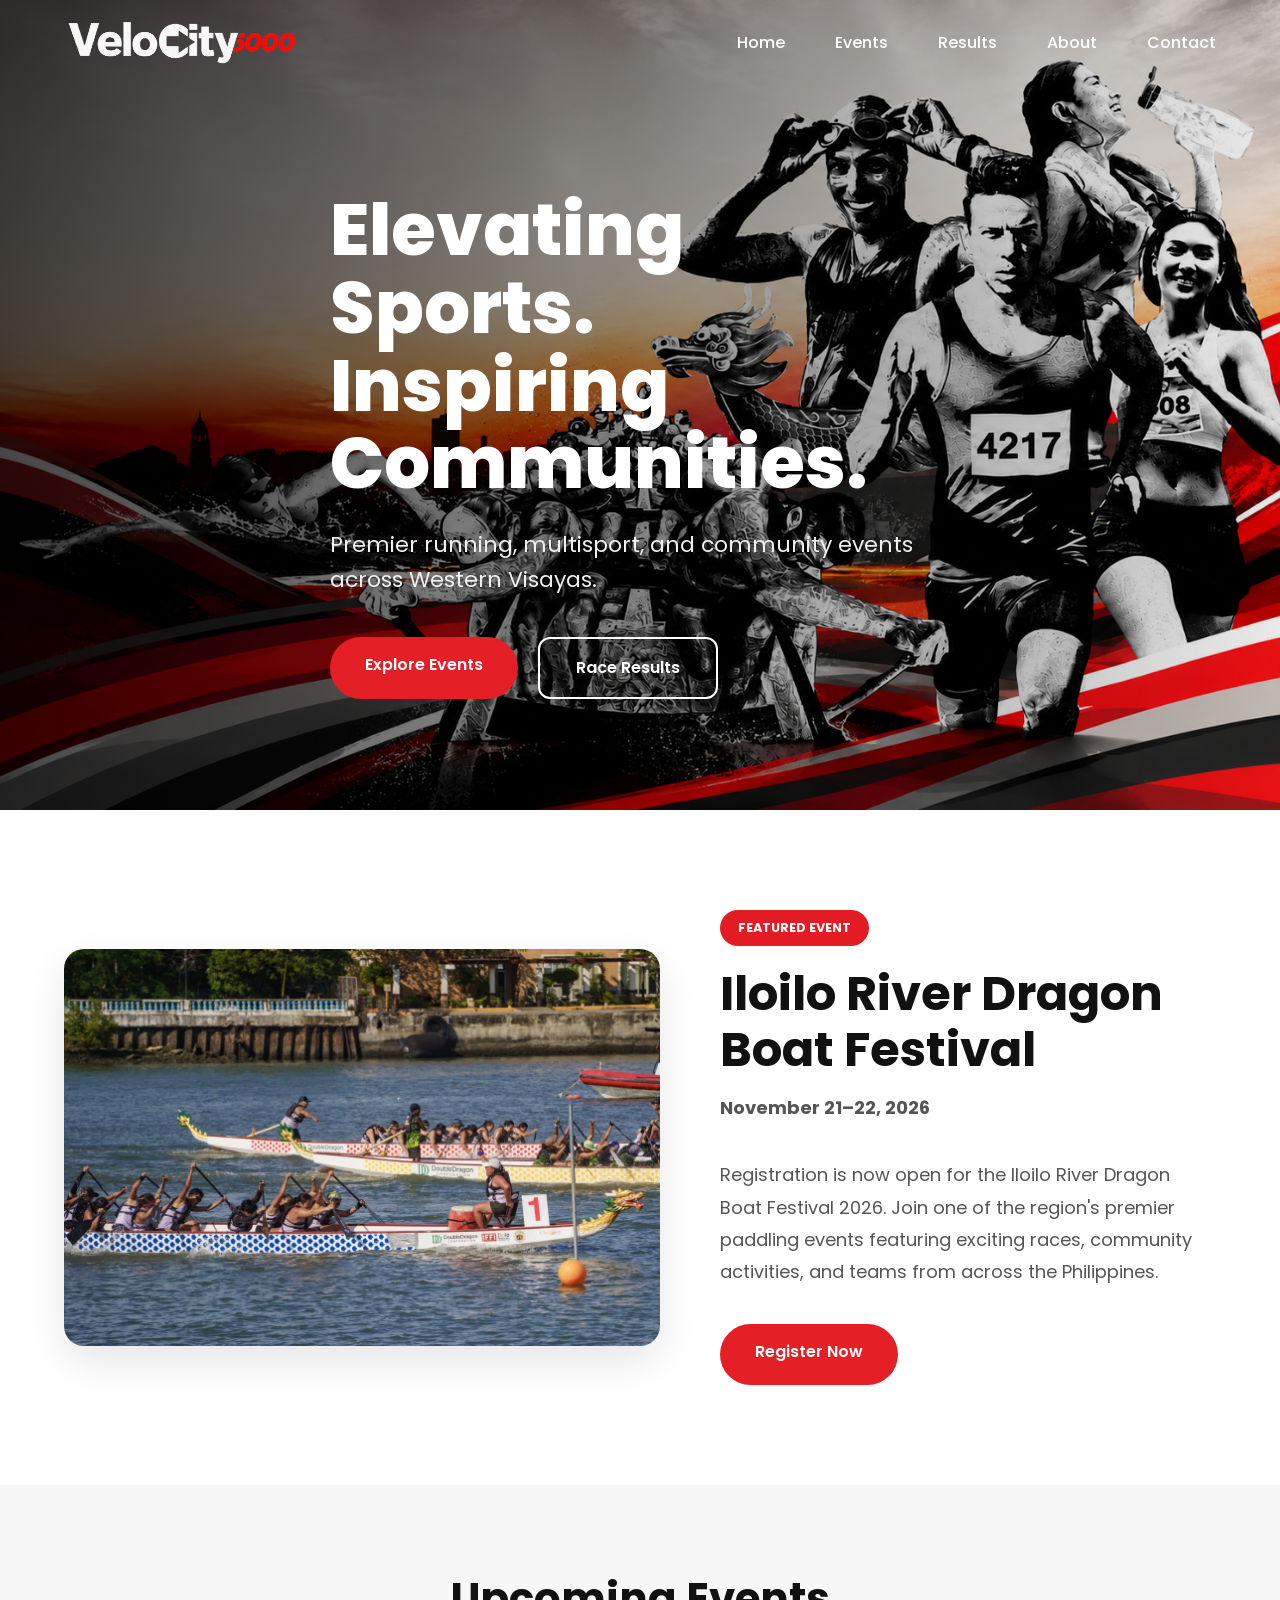
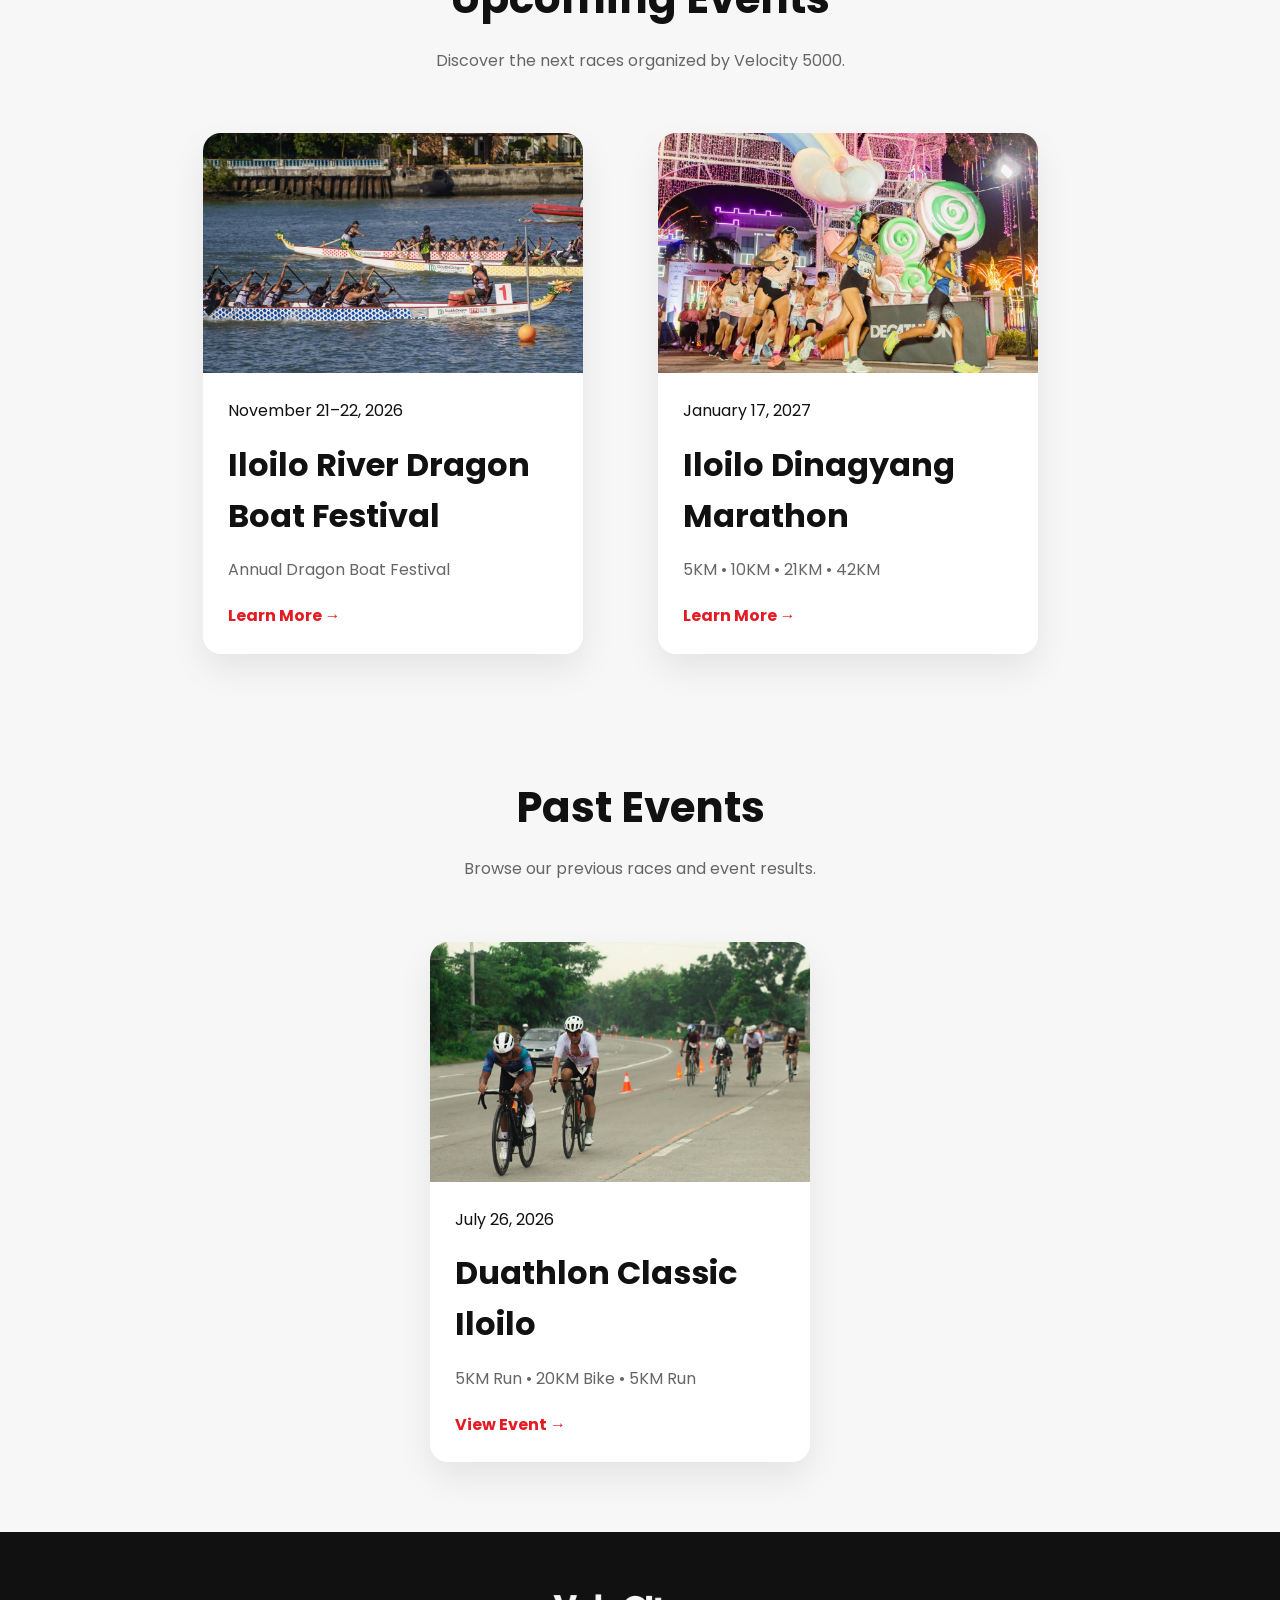
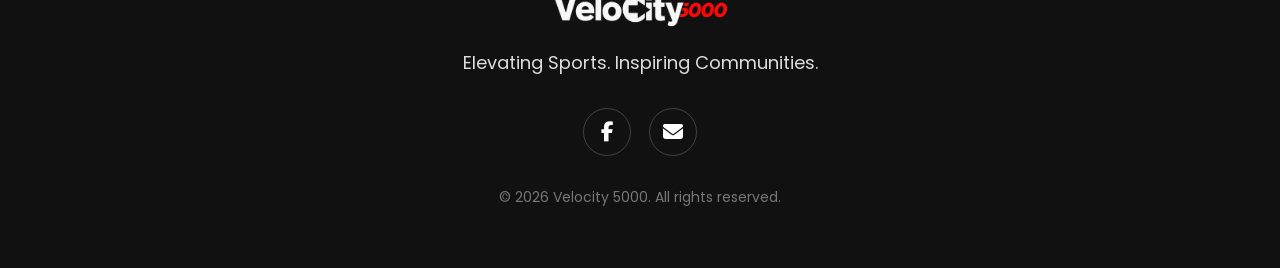
<file: index.html>
<!DOCTYPE html>
<html lang="en">

<head>

    <meta charset="UTF-8">
    <meta name="viewport" content="width=device-width, initial-scale=1.0">

    <title>Velocity 5000</title>

    <link rel="preconnect" href="https://fonts.googleapis.com">
    <link rel="preconnect" href="https://fonts.gstatic.com" crossorigin>

    <link href="https://fonts.googleapis.com/css2?family=Poppins:wght@300;400;500;600;700;800&display=swap" rel="stylesheet">

    <link rel="stylesheet" href="https://cdnjs.cloudflare.com/ajax/libs/font-awesome/6.7.2/css/all.min.css">

    <link rel="stylesheet" href="assets/css/style.css">

</head>

<body>

<header class="navbar">

    <div class="container">

        <a href="index.html" class="logo">
            <img src="assets/images/logos/velocity5000.png" alt="Velocity 5000">
        </a>

        <nav>
            <ul class="nav-links">
                <li><a href="index.html">Home</a></li>
                <li><a href="events/">Events</a></li>
                <li><a href="results.html">Results</a></li>
                <li><a href="about.html">About</a></li>
                <li><a href="contact.html">Contact</a></li>
            </ul>
        </nav>

    </div>

</header>

<section class="hero">

    <div class="hero-overlay">

        <div class="container hero-content">

            <h1>
                Elevating Sports.<br>
                Inspiring Communities.
            </h1>

            <p>
                Premier running, multisport, and community events across Western Visayas.
            </p>

            <div class="hero-buttons">

                <a href="events/" class="btn btn-primary">
                    Explore Events
                </a>

                <a href="results.html" class="btn btn-secondary">
                    Race Results
                </a>

            </div>

        </div>

    </div>

</section>

<main>

<section class="featured-event">

    <div class="container">

        <div class="featured-grid">

            <div class="featured-image">

                <img src="assets/images/events/dragon-boat-festival/2026/cover.jpg"
                    alt="Iloilo River Dragon Boat Festival">

            </div>

            <div class="featured-content">

                <span class="featured-label">
                    FEATURED EVENT
                </span>

                <h2>
                    Iloilo River Dragon Boat Festival
                </h2>

                <p class="featured-date">
                    November 21–22, 2026
                </p>

                <p>
                    Registration is now open for the Iloilo River Dragon Boat Festival 2026. Join one of the region's premier paddling events featuring exciting races, community activities, and teams from across the Philippines.
                </p>

                <div class="hero-buttons">

                    <a href="events/dragon-boat-festival-2026.html"
                        class="btn btn-primary">
                        Register Now
                    </a>

                    <a href="events/dragon-boat-festival-2026.html"
                        class="btn btn-secondary">
                        Event Details
                    </a>

                </div>

            </div>

        </div>

    </div>

</section>

<section class="events">

    <div class="container">

        <div class="section-title">

            <h2>Upcoming Events</h2>

            <p>
                Discover the next races organized by Velocity 5000.
            </p>

        </div>

        <div class="event-grid">

            <!-- Dragon Boat -->

            <article class="event-card">

                <img src="assets/images/events/dragon-boat-festival/2026/cover.jpg" alt="Iloilo River Dragon Boat Festival">

                <div class="event-content">

                    <span class="event-date">
                        November 21–22, 2026
                    </span>

                    <h3>Iloilo River Dragon Boat Festival</h3>

                    <p>
                        Annual Dragon Boat Festival
                    </p>

                    <a href="events/dragonboat-festival-2026.html" class="event-button">
                        Learn More →
                    </a>

                </div>

            </article>

            <!-- Dinagyang -->

            <article class="event-card">

                <img src="assets/images/events/dinagyang-marathon/2027/cover.jpg" alt="Iloilo Dinagyang Marathon">

                <div class="event-content">

                    <span class="event-date">
                        January 17, 2027
                    </span>

                    <h3>Iloilo Dinagyang Marathon</h3>

                    <p>
                        5KM • 10KM • 21KM • 42KM
                    </p>

                    <a href="events/dinagyang-marathon-2027.html" class="event-button">
                        Learn More →
                    </a>

                </div>

            </article>

        </div>

    </div>

</section>

<section class="events past-events">

    <div class="container">

        <div class="section-title">

            <h2>Past Events</h2>

            <p>
                Browse our previous races and event results.
            </p>

        </div>

        <div class="event-grid">

            <!-- Duathlon -->

            <article class="event-card">

                <img src="assets/images/events/duathlon-classic/2026/cover.jpg" alt="Duathlon Classic Iloilo">

                <div class="event-content">

                    <span class="event-date">
                        July 26, 2026
                    </span>

                    <h3>Duathlon Classic Iloilo</h3>

                    <p>
                        5KM Run • 20KM Bike • 5KM Run
                    </p>

                    <a href="events/duathlon-classic-2026.html" class="event-button">
                        View Event →
                    </a>

                </div>

            </article>

        </div>

    </div>

</section>



</main>

<footer class="footer">

    <div class="container">

        <img src="assets/images/logos/velocity5000.png"
             alt="Velocity 5000"
             class="footer-logo">

        <p class="footer-tagline">
            Elevating Sports. Inspiring Communities.
        </p>

        <div class="footer-social">

            <a href="https://web.facebook.com/profile.php?id=61556128906552"
               target="_blank"
               aria-label="Facebook">

                <i class="fa-brands fa-facebook-f"></i>

            </a>

            <a href="mailto:velocity5000.ph@gmail.com"
               aria-label="Email">

                <i class="fa-solid fa-envelope"></i>

            </a>

        </div>

        <p class="copyright">
            © 2026 Velocity 5000. All rights reserved.
        </p>

    </div>

</footer>

</body>

</html>
</file>
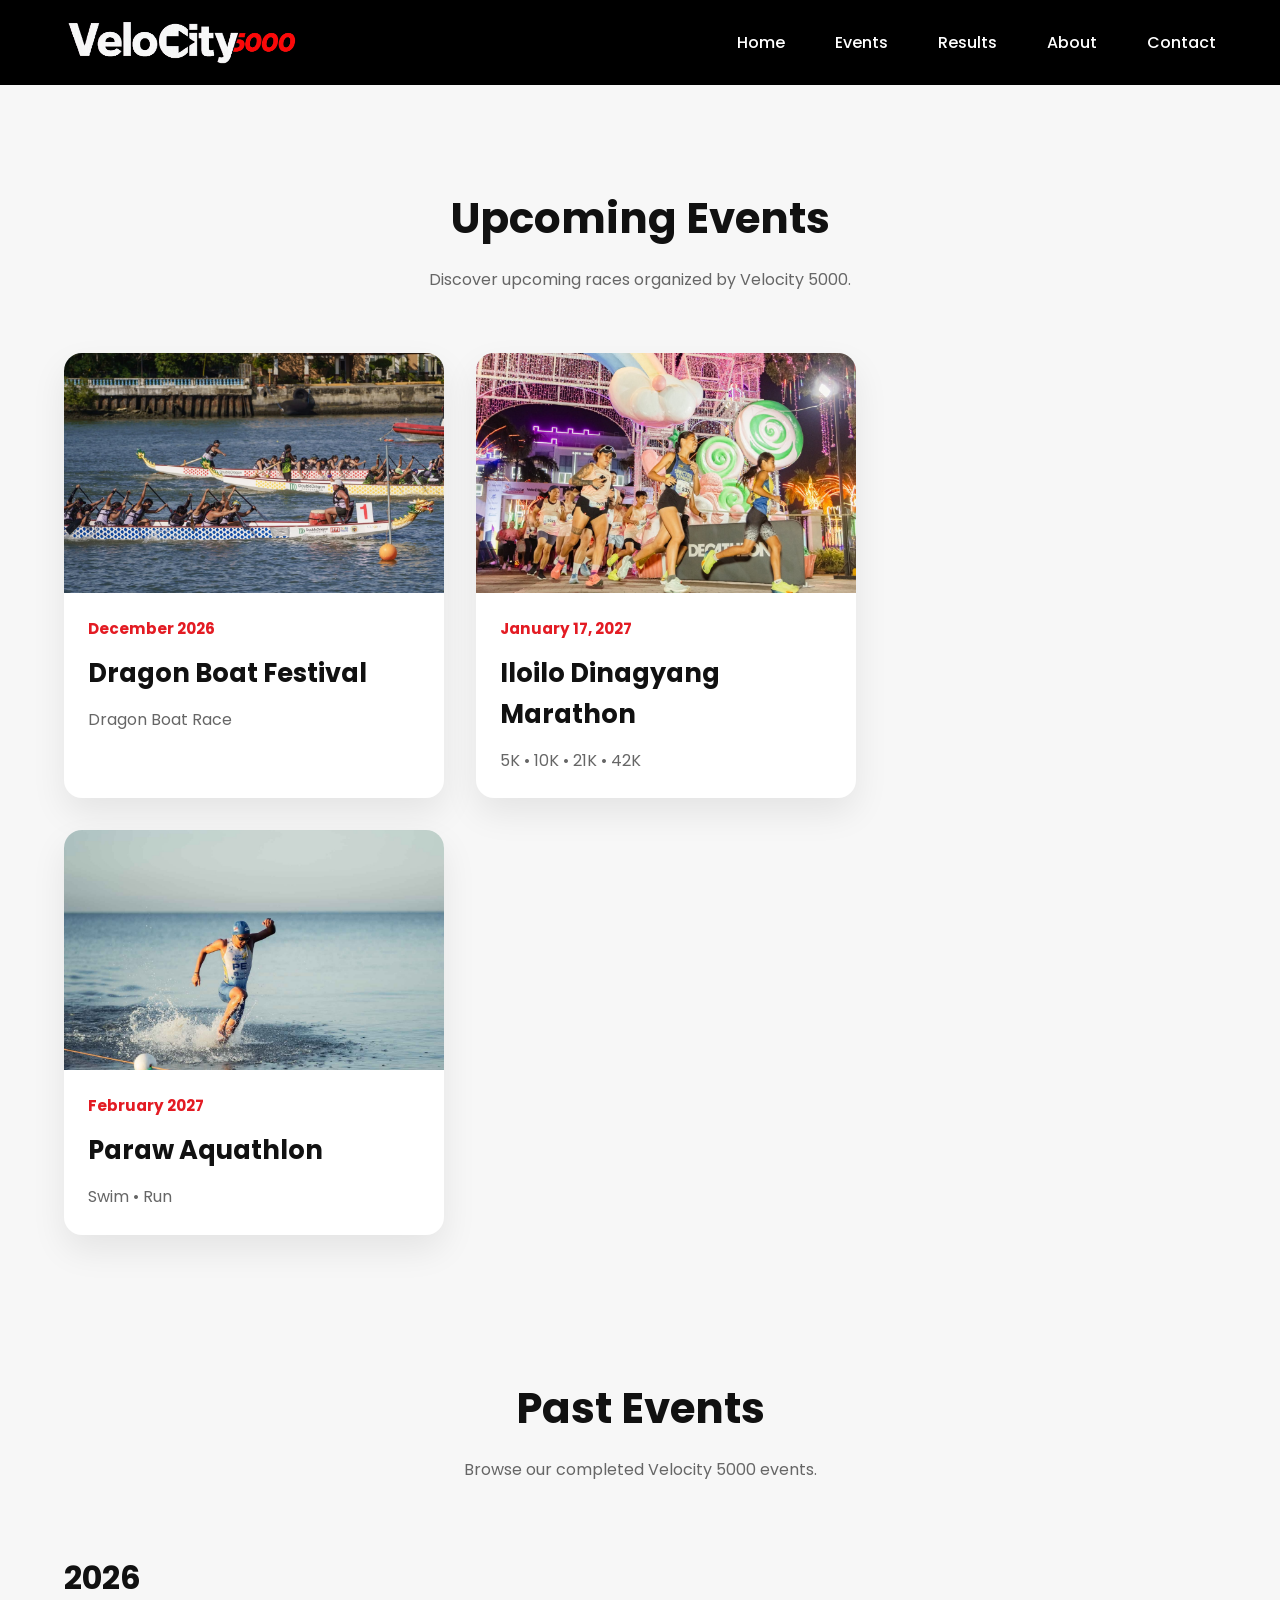
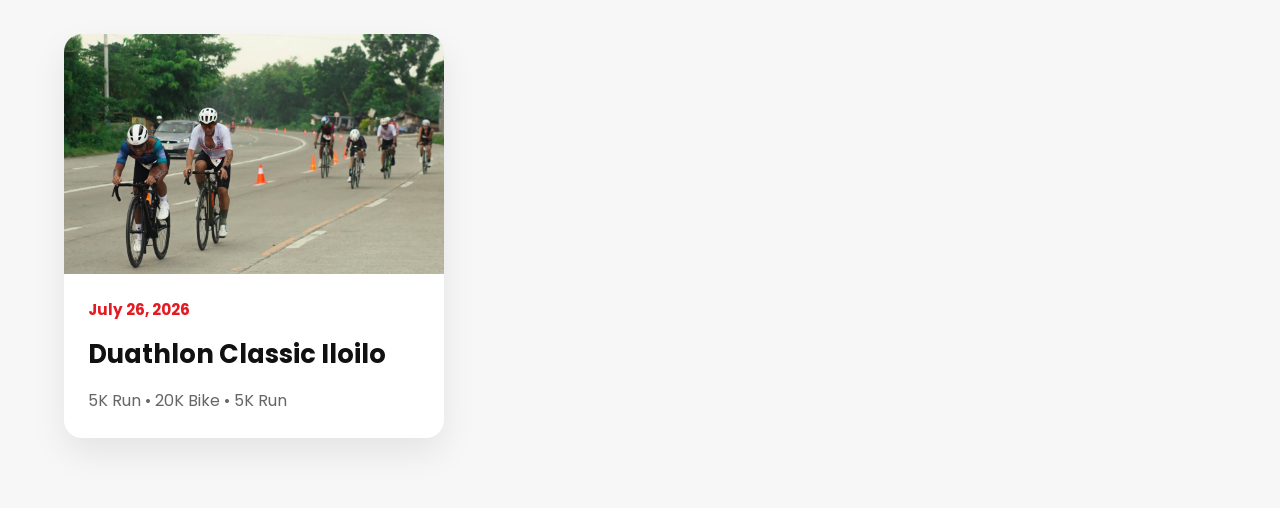
<file: events/index.html>
<!DOCTYPE html>
<html lang="en">

<head>

    <meta charset="UTF-8">
    <meta name="viewport" content="width=device-width, initial-scale=1.0">

    <title>Events | Velocity 5000</title>

    <link rel="preconnect" href="https://fonts.googleapis.com">
    <link rel="preconnect" href="https://fonts.gstatic.com" crossorigin>

    <link href="https://fonts.googleapis.com/css2?family=Poppins:wght@300;400;500;600;700;800&display=swap"
        rel="stylesheet">

    <link rel="stylesheet" href="../assets/css/style.css">

    <link rel="stylesheet" href="https://cdnjs.cloudflare.com/ajax/libs/font-awesome/6.7.2/css/all.min.css">

</head>

<body>

    <header class="navbar navbar-page">

        <div class="container">

            <a href="../index.html" class="logo">
                <img src="../assets/images/logos/velocity5000.png" alt="Velocity 5000">
            </a>

            <nav>
                <ul class="nav-links">
                    <li><a href="../index.html">Home</a></li>
                    <li><a href="index.html">Events</a></li>
                    <li><a href="../results.html">Results</a></li>
                    <li><a href="../about.html">About</a></li>
                    <li><a href="../contact.html">Contact</a></li>
                </ul>
            </nav>

        </div>

    </header>


    <main>

<section class="upcoming-events">

    <div class="container">

        <div class="section-title">

            <h2>Upcoming Events</h2>

            <p>
                Discover upcoming races organized by Velocity 5000.
            </p>

        </div>

        <div class="events-grid">

            <!-- Dragon Boat Festival -->

            <a href="dragon-boat-festival-2026.html" class="event-card">

                <img src="../assets/images/events/dragon-boat-festival/2026/cover.jpg"
                     alt="Dragon Boat Festival">

                <div class="event-card-content">

                    <span class="event-card-date">
                        December 2026
                    </span>

                    <h4>Dragon Boat Festival</h4>

                    <p>
                        Dragon Boat Race
                    </p>

                </div>

            </a>

            <!-- Dinagyang Marathon -->

            <a href="dinagyang-marathon-2027.html" class="event-card">

                <img src="../assets/images/events/dinagyang-marathon/2027/cover.jpg"
                     alt="Iloilo Dinagyang Marathon">

                <div class="event-card-content">

                    <span class="event-card-date">
                        January 17, 2027
                    </span>

                    <h4>Iloilo Dinagyang Marathon</h4>

                    <p>
                        5K • 10K • 21K • 42K
                    </p>

                </div>

            </a>

            <!-- Paraw Aquathlon -->

            <a href="paraw-aquathlon-2027.html" class="event-card">

                <img src="../assets/images/events/paraw-aquathlon/2027/cover.jpg"
                     alt="Paraw Aquathlon">

                <div class="event-card-content">

                    <span class="event-card-date">
                        February 2027
                    </span>

                    <h4>Paraw Aquathlon</h4>

                    <p>
                        Swim • Run
                    </p>

                </div>

            </a>

        </div>

    </div>

</section>

<section class="past-events">

    <div class="container">

        <div class="section-title">

            <h2>Past Events</h2>

            <p>
                Browse our completed Velocity 5000 events.
            </p>

        </div>



<div class="event-year">

    <h3>2026</h3>

    <div class="events-grid">

        <a href="duathlon-classic-2026.html" class="event-card">

            <img src="../assets/images/events/duathlon-classic/2026/cover.jpg"
                 alt="Duathlon Classic Iloilo">

            <div class="event-card-content">

                <span class="event-card-date">
                    July 26, 2026
                </span>

                <h4>Duathlon Classic Iloilo</h4>

                <p>
                    5K Run • 20K Bike • 5K Run
                </p>

            </div>

        </a>

    </div>

</div>

        

    </main>

</body>

</html>
</file>
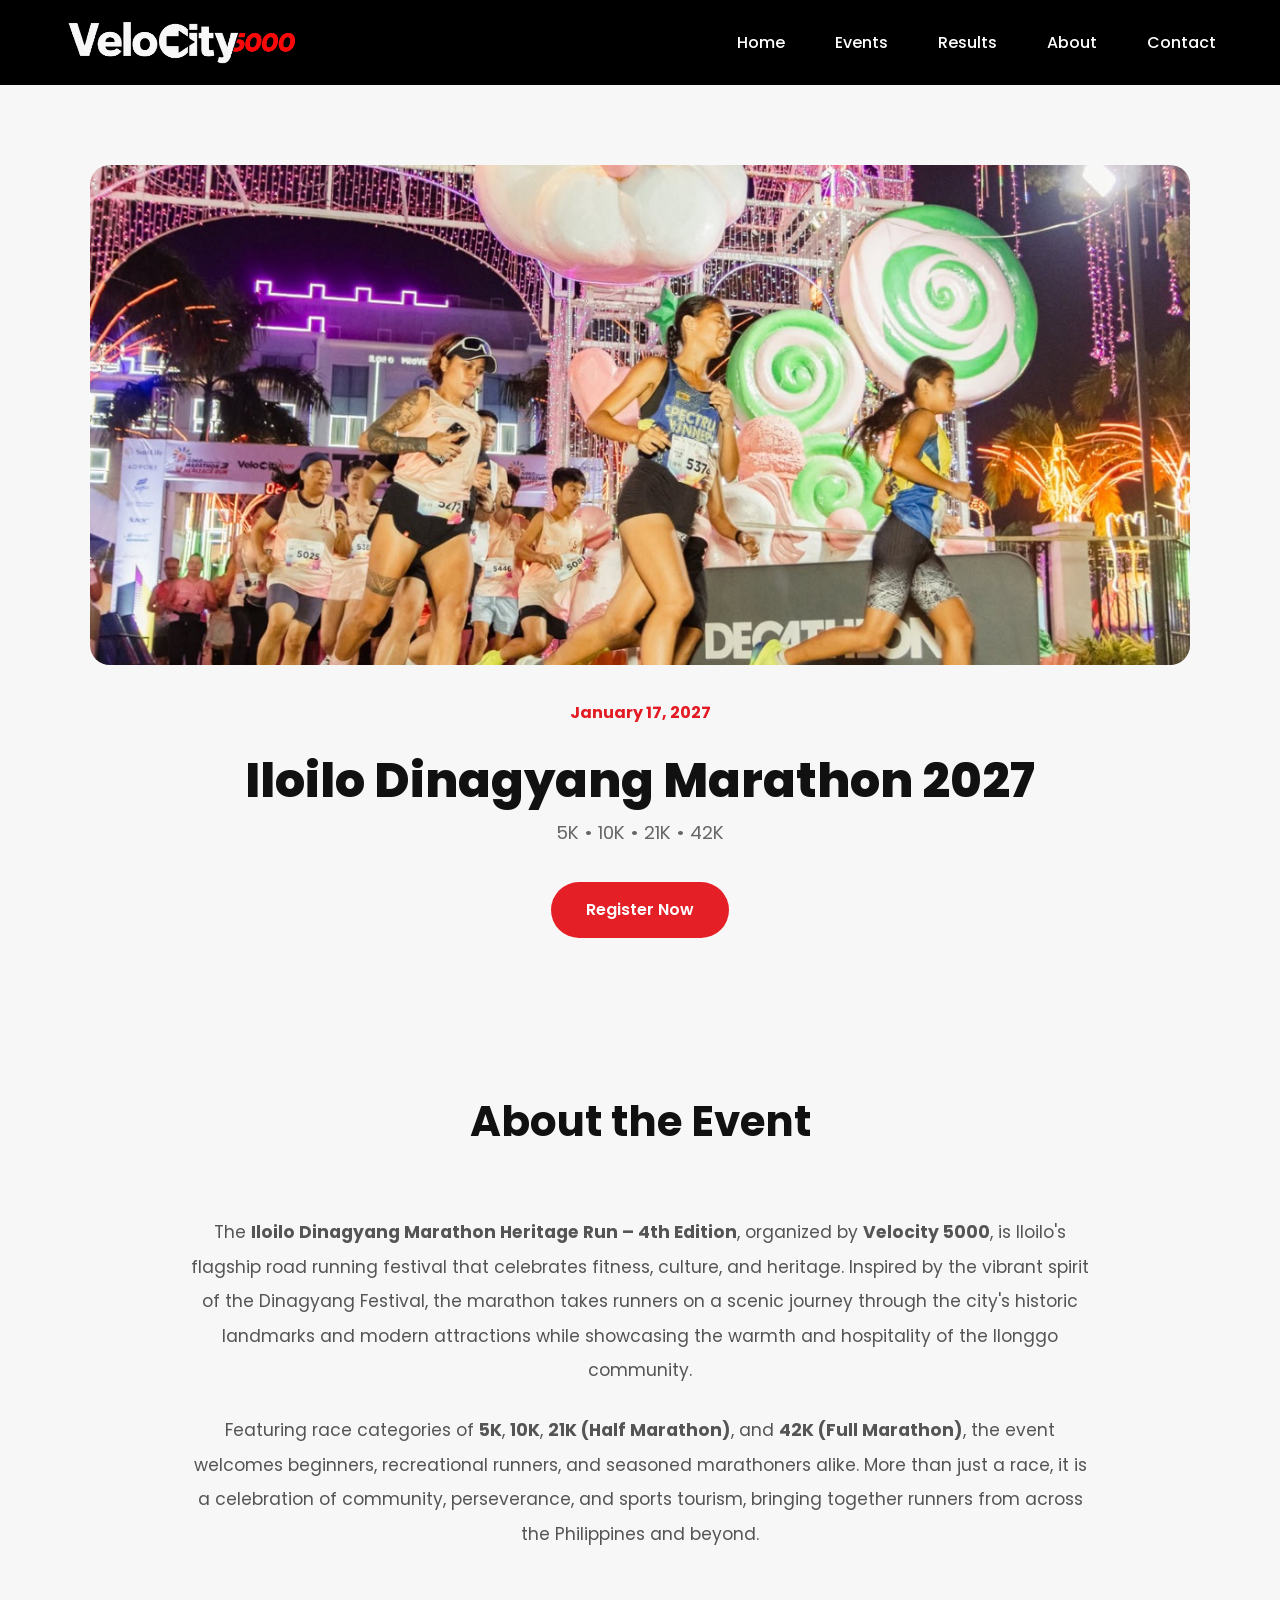
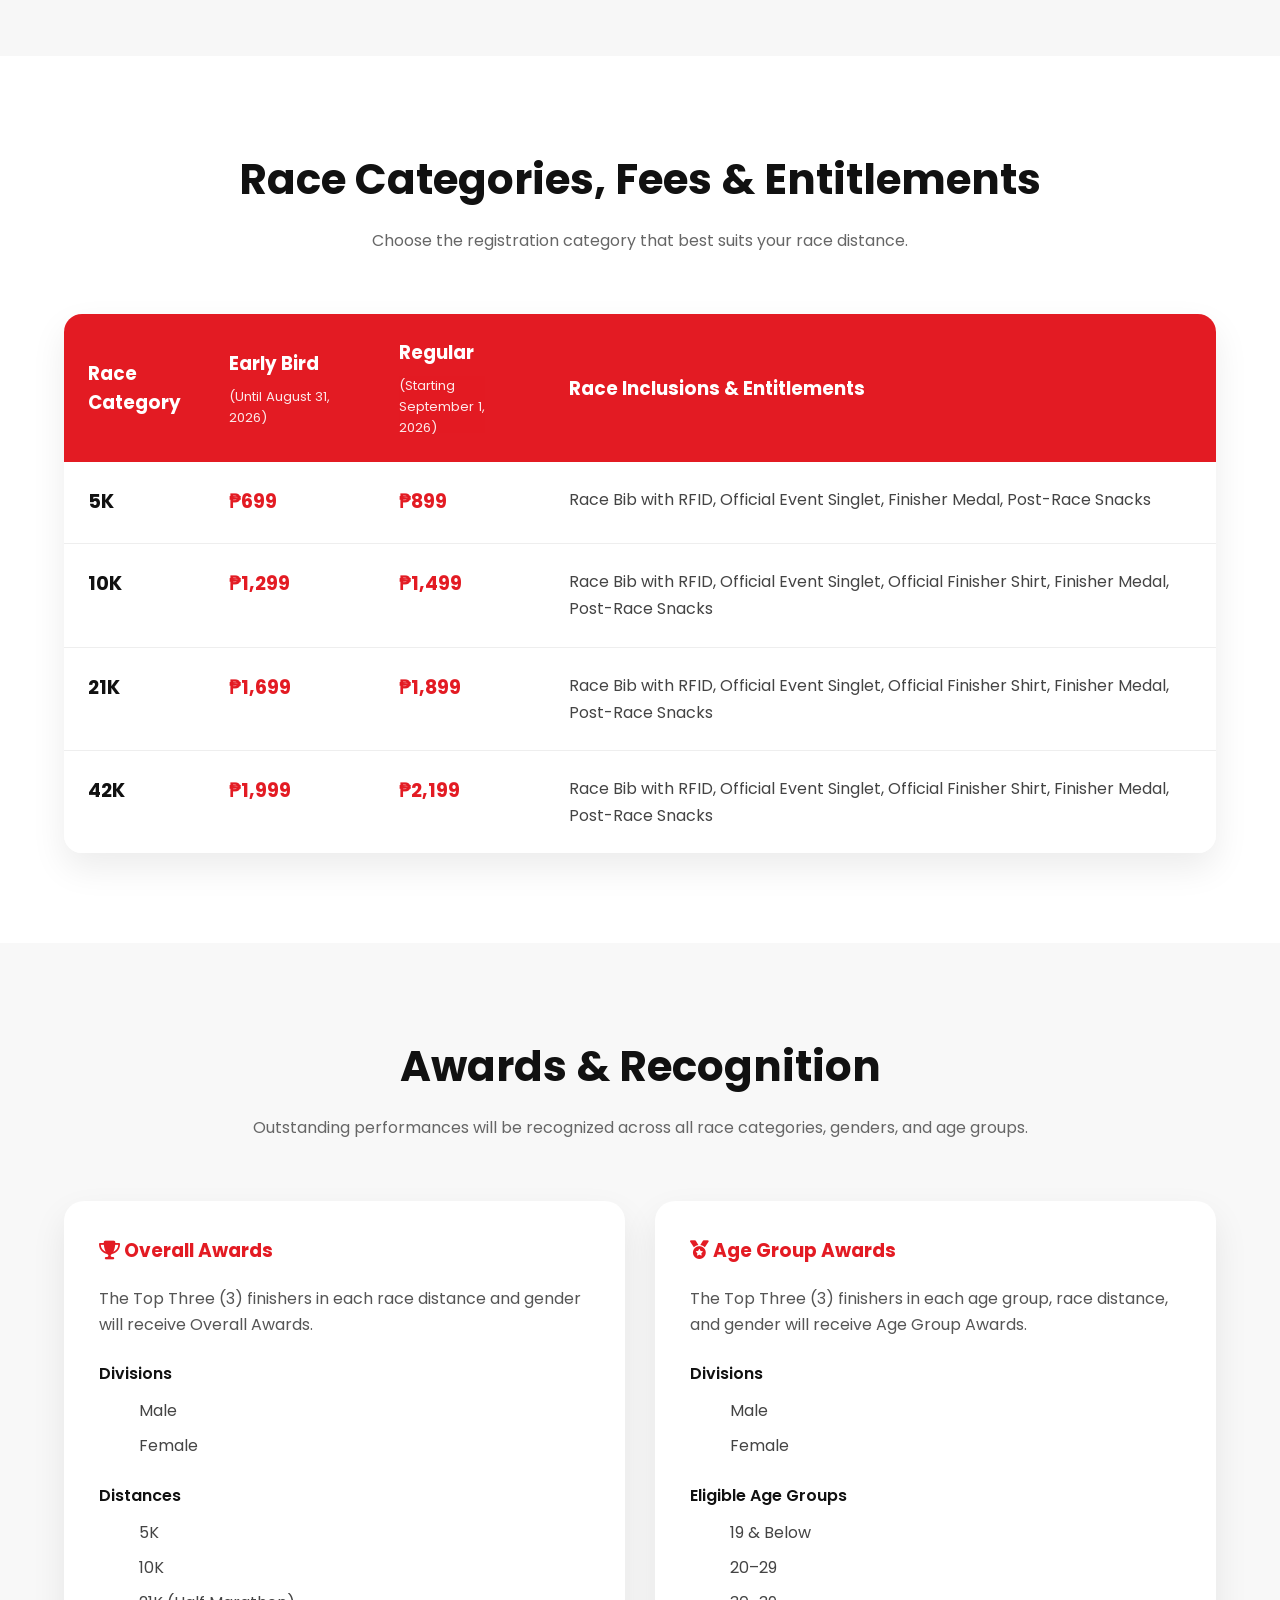
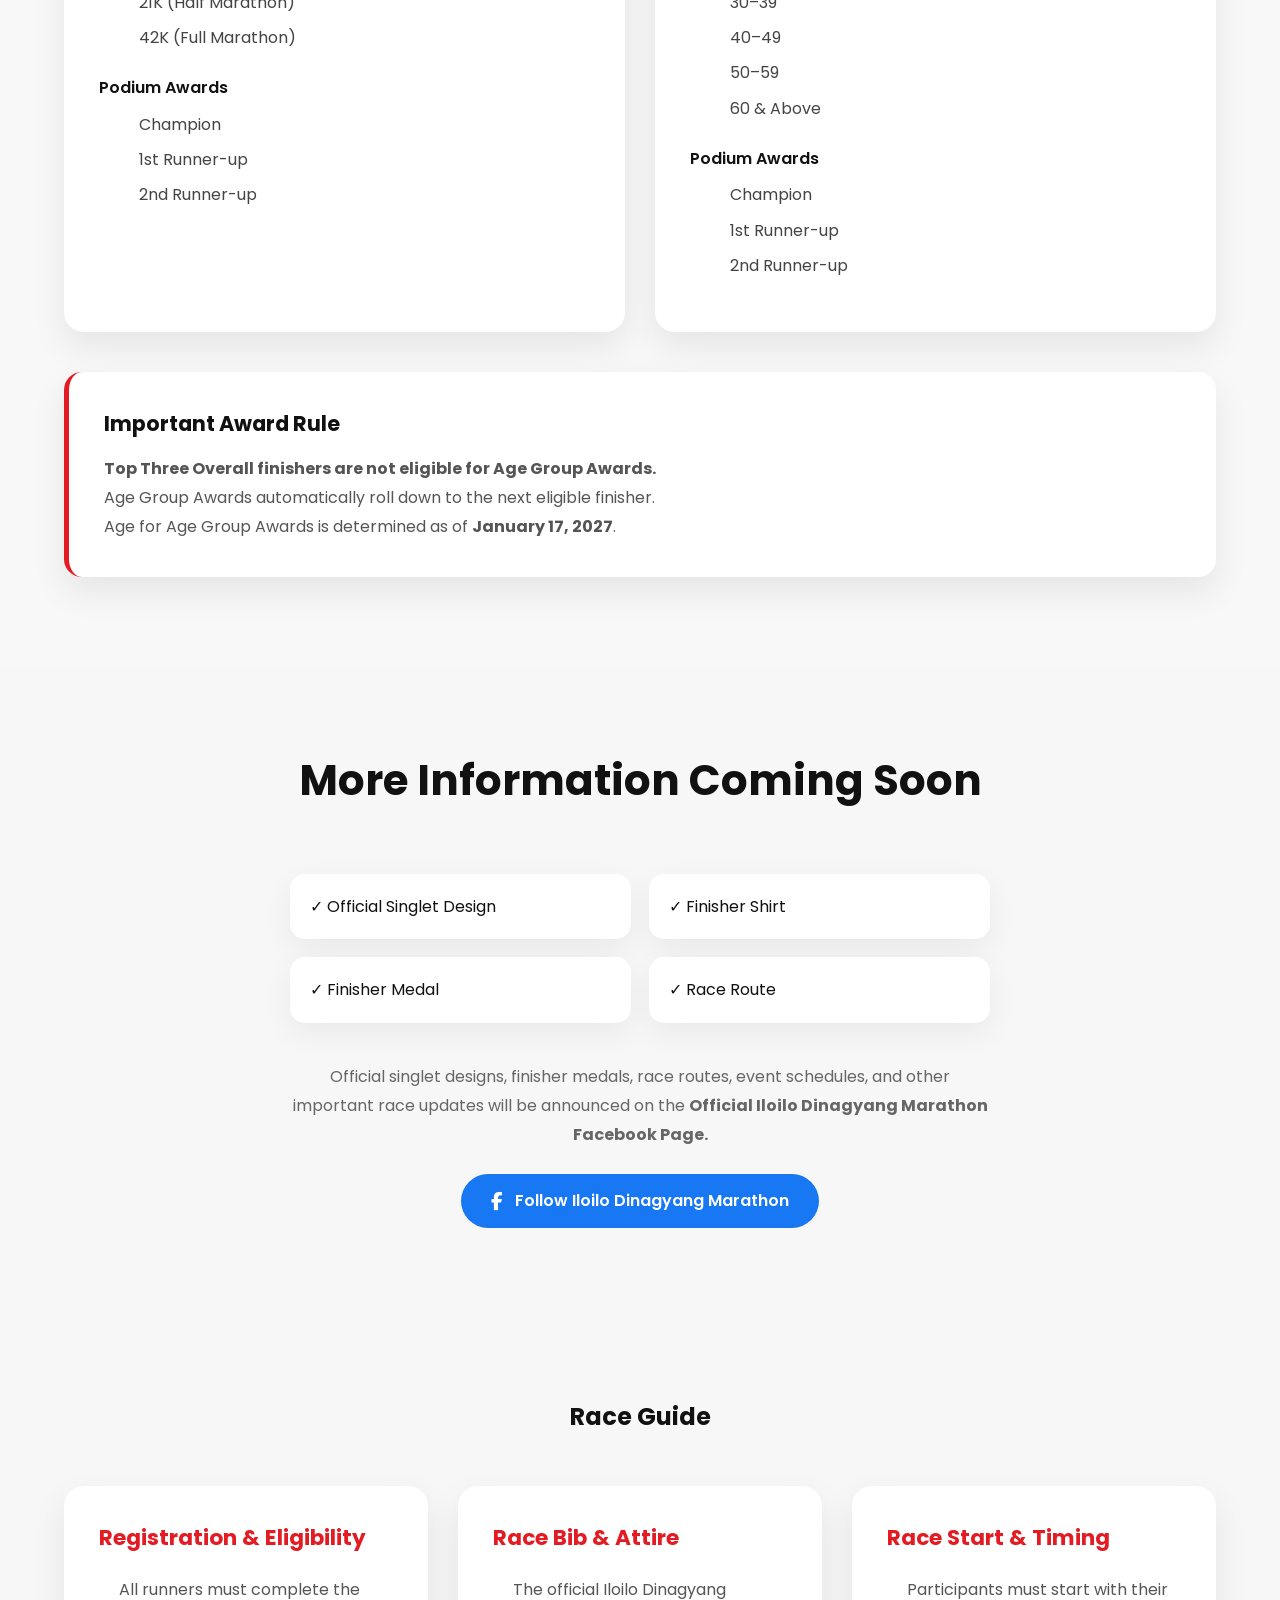
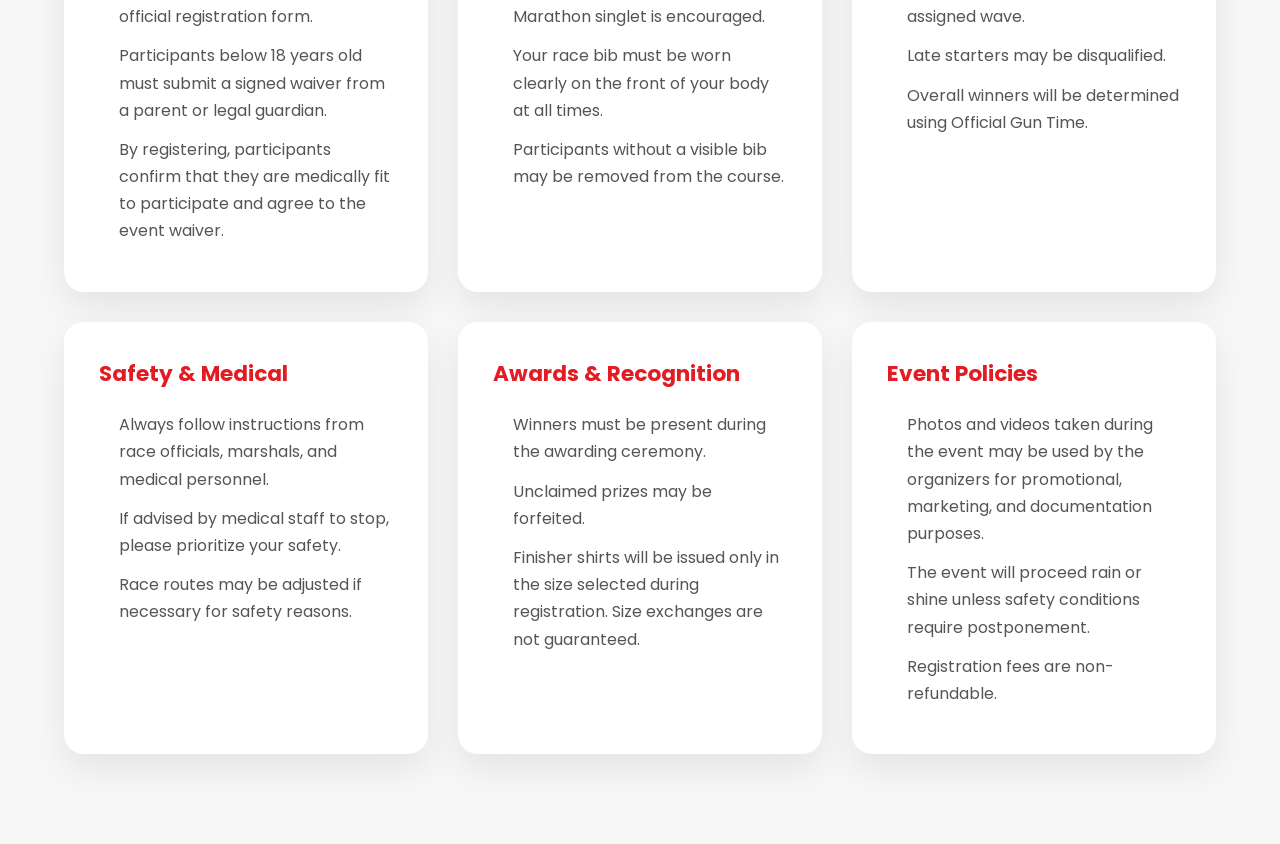
<file: events/dinagyang-marathon-2027.html>
<!DOCTYPE html>
<html lang="en">

<head>

    <meta charset="UTF-8">
    <meta name="viewport" content="width=device-width, initial-scale=1.0">

    <title>Iloilo Dinagyang Marathon 2027 | Velocity5000</title>

    <link rel="preconnect" href="https://fonts.googleapis.com">
    <link rel="preconnect" href="https://fonts.gstatic.com" crossorigin>

    <link href="https://fonts.googleapis.com/css2?family=Poppins:wght@300;400;500;600;700;800&display=swap"
        rel="stylesheet">

    <link rel="stylesheet" href="../assets/css/style.css">

    <link rel="stylesheet"
        href="https://cdnjs.cloudflare.com/ajax/libs/font-awesome/6.7.2/css/all.min.css">

</head>

<body>

<header class="navbar navbar-page">

    <div class="container">

        <a href="../index.html" class="logo">
            <img src="../assets/images/logos/velocity5000.png" alt="Velocity5000">
        </a>

        <nav>

            <ul class="nav-links">

                <li><a href="../index.html">Home</a></li>
                <li><a href="index.html">Events</a></li>
                <li><a href="../results.html">Results</a></li>
                <li><a href="../about.html">About</a></li>
                <li><a href="../contact.html">Contact</a></li>

            </ul>

        </nav>

    </div>

</header>

<main>

    <!-- HERO -->

    <section class="event-hero">

        <div class="container">

            <img class="hero-image" src="../assets/images/events/dinagyang-marathon/2027/cover.jpg"
                alt="Iloilo Dinagyang Marathon">

            <span class="hero-date">

                January 17, 2027

            </span>

            <h1 class="event-title">

                Iloilo Dinagyang Marathon 2027

            </h1>

            <p class="event-distance">

                5K • 10K • 21K • 42K

            </p>

            <a href="https://2027iloilodinagyangmarathon.veent.net/"
                class="btn-primary"
                target="_blank">

                Register Now

            </a>

        </div>

    </section>

    <!-- ABOUT -->

<section class="about-event">

    <div class="container">

        <div class="section-title">

            <h2>About the Event</h2>

        </div>

        <p>
            The <strong>Iloilo Dinagyang Marathon Heritage Run – 4th Edition</strong>, organized by
            <strong>Velocity 5000</strong>, is Iloilo's flagship road running festival that celebrates
            fitness, culture, and heritage. Inspired by the vibrant spirit of the Dinagyang Festival,
            the marathon takes runners on a scenic journey through the city's historic landmarks and
            modern attractions while showcasing the warmth and hospitality of the Ilonggo community.
        </p>

        <p>
            Featuring race categories of <strong>5K</strong>, <strong>10K</strong>,
            <strong>21K (Half Marathon)</strong>, and
            <strong>42K (Full Marathon)</strong>, the event welcomes beginners,
            recreational runners, and seasoned marathoners alike. More than just a race,
            it is a celebration of community, perseverance, and sports tourism, bringing together runners from across the Philippines and beyond.
        </p>

    </div>

</section>

 
<!-- ==========================================
     REGISTRATION FEES
========================================== -->

<section class="registration-fees">

    <div class="container">

        <div class="section-title">

            <h2>Race Categories, Fees & Entitlements</h2>

            <p>
                Choose the registration category that best suits your race distance.
            </p>

        </div>

        <div class="registration-table-wrapper">

            <table class="registration-table">

                <thead>

                    <tr>

                        <th>Race Category</th>

                        <th>
                            Early Bird
                            <span>(Until August 31, 2026)</span>
                        </th>

                        <th>
                            Regular
                            <span>(Starting September 1, 2026)</span>
                        </th>

                        <th>Race Inclusions &amp; Entitlements</th>

                    </tr>

                </thead>

                <tbody>

                    <tr>

                        <td><strong>5K</strong></td>

                        <td>₱699</td>

                        <td>₱899</td>

                        <td>
                            Race Bib with RFID, Official Event Singlet,
                            Finisher Medal, Post-Race Snacks
                        </td>

                    </tr>

                    <tr>

                        <td><strong>10K</strong></td>

                        <td>₱1,299</td>

                        <td>₱1,499</td>

                        <td>
                            Race Bib with RFID, Official Event Singlet,
                            Official Finisher Shirt,
                            Finisher Medal,
                            Post-Race Snacks
                        </td>

                    </tr>

                    <tr>

                        <td><strong>21K</strong></td>

                        <td>₱1,699</td>

                        <td>₱1,899</td>

                        <td>
                            Race Bib with RFID, Official Event Singlet,
                            Official Finisher Shirt,
                            Finisher Medal,
                            Post-Race Snacks
                        </td>

                    </tr>

                    <tr>

                        <td><strong>42K</strong></td>

                        <td>₱1,999</td>

                        <td>₱2,199</td>

                        <td>
                            Race Bib with RFID, Official Event Singlet,
                            Official Finisher Shirt,
                            Finisher Medal,
                            Post-Race Snacks
                        </td>

                    </tr>

                </tbody>

            </table>

        </div>

    </div>

</section>

<!-- ==========================================
     AWARDS & RECOGNITION
========================================== -->

<section class="awards">

    <div class="container">

        <div class="section-title">

            <h2>Awards & Recognition</h2>

            <p>
                Outstanding performances will be recognized across all race categories,
                genders, and age groups.
            </p>

        </div>

        <div class="awards-grid">

            <div class="award-card">

                <h3>
                    <i class="fa-solid fa-trophy"></i>
                    Overall Awards
                </h3>

                <p>
                The Top Three (3) finishers in each race distance and gender will receive
                Overall Awards.
                </p>

                <h4>Divisions</h4>
                <ul>
                    <li>Male</li>
                    <li>Female</li>
                </ul>

                <h4>Distances</h4>
                <ul>
                    <li>5K</li>
                    <li>10K</li>
                    <li>21K (Half Marathon)</li>
                    <li>42K (Full Marathon)</li>
                </ul>

                <h4>Podium Awards</h4>

                <ul>
                    <li>Champion</li>
                    <li>1st Runner-up</li>
                    <li>2nd Runner-up</li>
                </ul>

            </div>

            <div class="award-card">

                <h3>
                    <i class="fa-solid fa-medal"></i>
                    Age Group Awards
                </h3>

                <p>
                The Top Three (3) finishers in each age group, race distance, and gender
                will receive Age Group Awards.
                </p>

                <h4>Divisions</h4>
                <ul>
                    <li>Male</li>
                    <li>Female</li>
                </ul>

                <h4>Eligible Age Groups</h4>
                <ul>
                    <li>19 & Below</li>
                    <li>20–29</li>
                    <li>30–39</li>
                    <li>40–49</li>
                    <li>50–59</li>
                    <li>60 & Above</li>
                </ul>

                <h4>Podium Awards</h4>

                <ul>
                    <li>Champion</li>
                    <li>1st Runner-up</li>
                    <li>2nd Runner-up</li>
                </ul>

            </div>

        </div>

        <div class="award-note">

            <strong>Important Award Rule</strong>

            <p>

            <b>Top Three Overall finishers are not eligible for Age Group Awards.</b>
            </p>
            <p>

            Age Group Awards automatically roll down to the next eligible finisher.

            </p>

            <p>

           Age for Age Group Awards is determined as of 
            <b>January 17, 2027</b>.

            </p>

        </div>

    </div>

</section>

    <!-- COMING SOON -->

    <section class="coming-soon">

        <div class="container">

            <div class="section-title">

                <h2>More Information Coming Soon</h2>

            </div>

            <div class="coming-list">

                <div>✓ Official Singlet Design</div>

                <div>✓ Finisher Shirt</div>

                <div>✓ Finisher Medal</div>

                <div>✓ Race Route</div>

            </div>

        <div class="coming-soon-follow">

            <p>
                Official singlet designs, finisher medals, race routes, event schedules, and other important race updates will be announced on the 
                <b>Official Iloilo Dinagyang Marathon Facebook Page.</b>
            </p>

            <a href="https://www.facebook.com/profile.php?id=100095346411949"
            target="_blank"
            class="btn-facebook">

            <i class="fab fa-facebook-f"></i>
            Follow Iloilo Dinagyang Marathon

            </a>

        </div>

        </div>

    </section>

<!-- Race Guide -->

<section class="race-guide">

    <div class="container">

        <h2>Race Guide</h2>

        <div class="guide-grid">

            <div class="guide-card">
                <h3>Registration & Eligibility</h3>

                <ul>
                    <li>All runners must complete the official registration form.</li>
                    <li>Participants below 18 years old must submit a signed waiver from a parent or legal guardian.</li>
                    <li>By registering, participants confirm that they are medically fit to participate and agree to the event waiver.</li>
                </ul>
            </div>

            <div class="guide-card">
                <h3>Race Bib & Attire</h3>

                <ul>
                    <li>The official Iloilo Dinagyang Marathon singlet is encouraged.</li>
                    <li>Your race bib must be worn clearly on the front of your body at all times.</li>
                    <li>Participants without a visible bib may be removed from the course.</li>
                </ul>
            </div>

            <div class="guide-card">
                <h3>Race Start & Timing</h3>

                <ul>
                    <li>Participants must start with their assigned wave.</li>
                    <li>Late starters may be disqualified.</li>
                    <li>Overall winners will be determined using Official Gun Time.</li>
                </ul>
            </div>

            <div class="guide-card">
                <h3>Safety & Medical</h3>

                <ul>
                    <li>Always follow instructions from race officials, marshals, and medical personnel.</li>
                    <li>If advised by medical staff to stop, please prioritize your safety.</li>
                    <li>Race routes may be adjusted if necessary for safety reasons.</li>
                </ul>
            </div>

            <div class="guide-card">
                <h3>Awards & Recognition</h3>

                <ul>
                    <li>Winners must be present during the awarding ceremony.</li>
                    <li>Unclaimed prizes may be forfeited.</li>
                    <li>Finisher shirts will be issued only in the size selected during registration. Size exchanges are not guaranteed.</li>
                </ul>
            </div>

            <div class="guide-card">
                <h3>Event Policies</h3>

                <ul>
                    <li>Photos and videos taken during the event may be used by the organizers for promotional, marketing, and documentation purposes.</li>
                    <li>The event will proceed rain or shine unless safety conditions require postponement.</li>
                    <li>Registration fees are non-refundable.</li>
                </ul>
            </div>

        </div>

    </div>

</section>

</main>

</body>

</html>
</file>
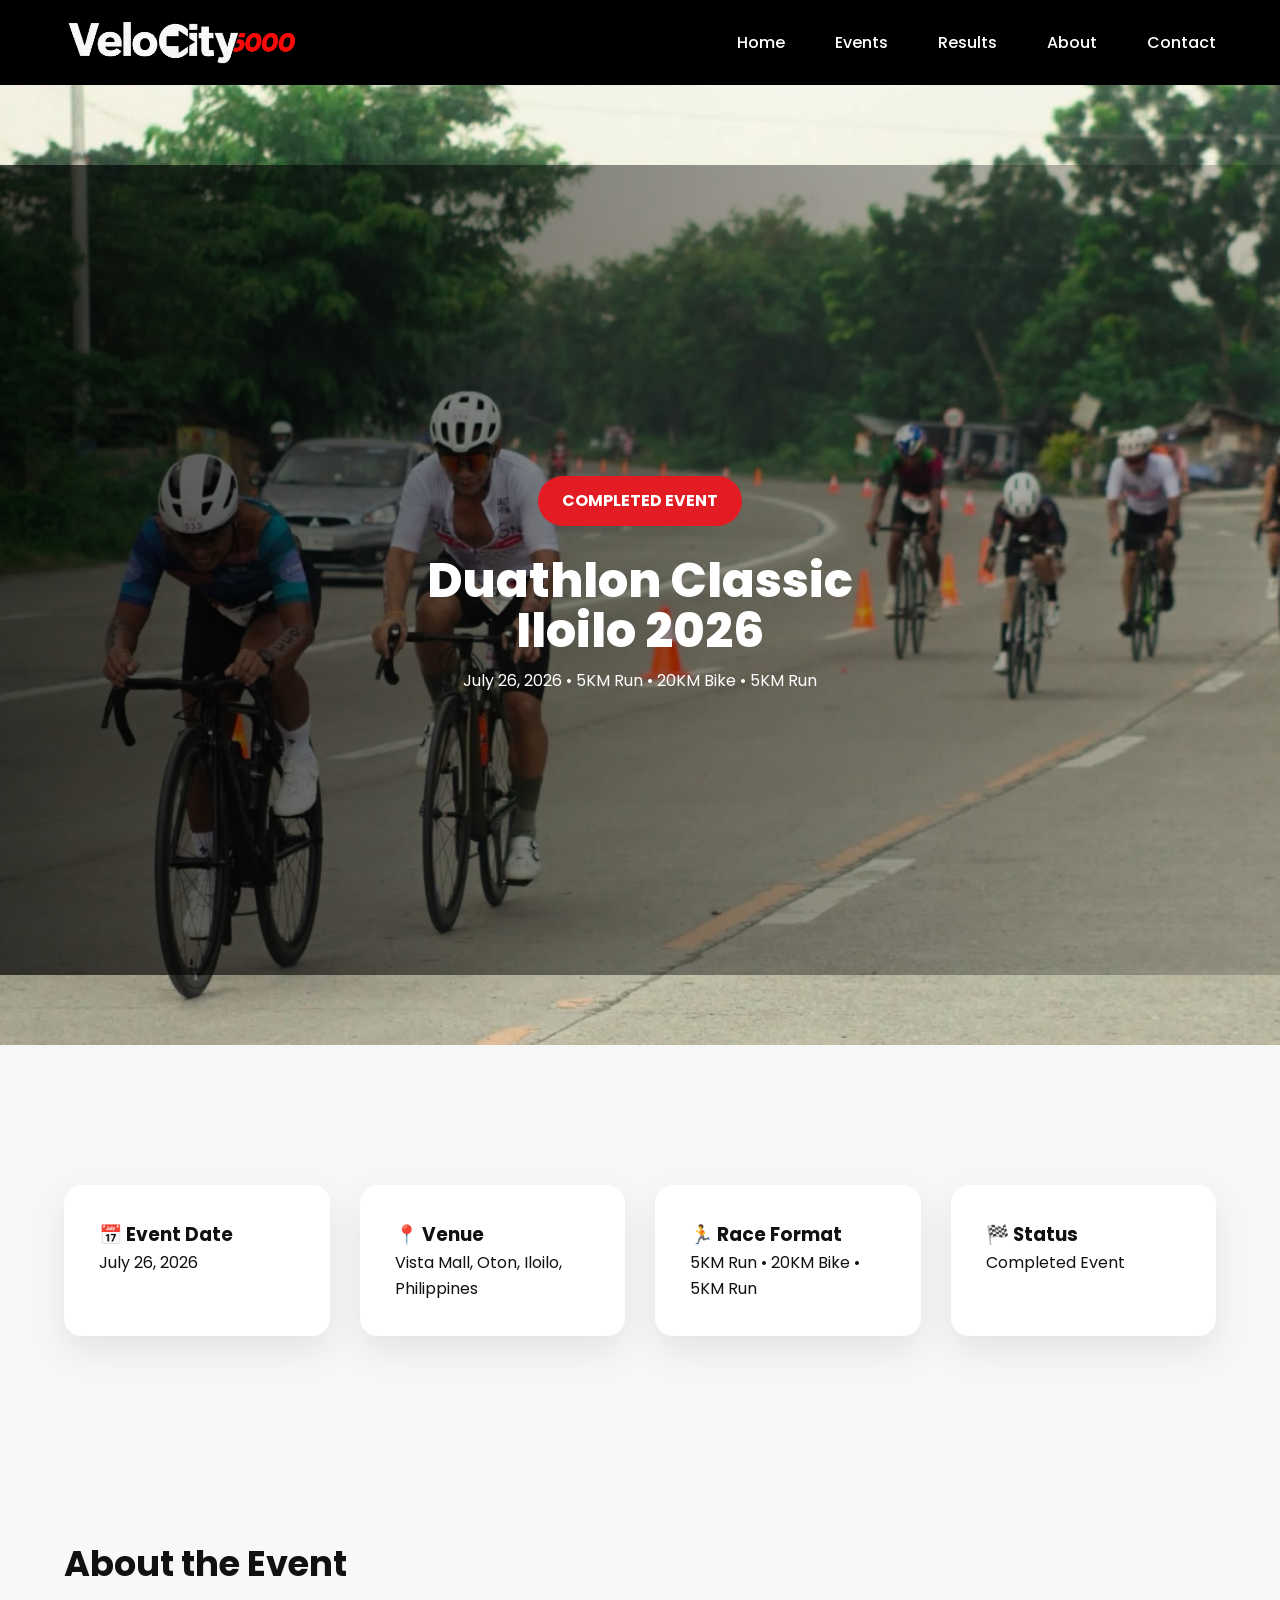
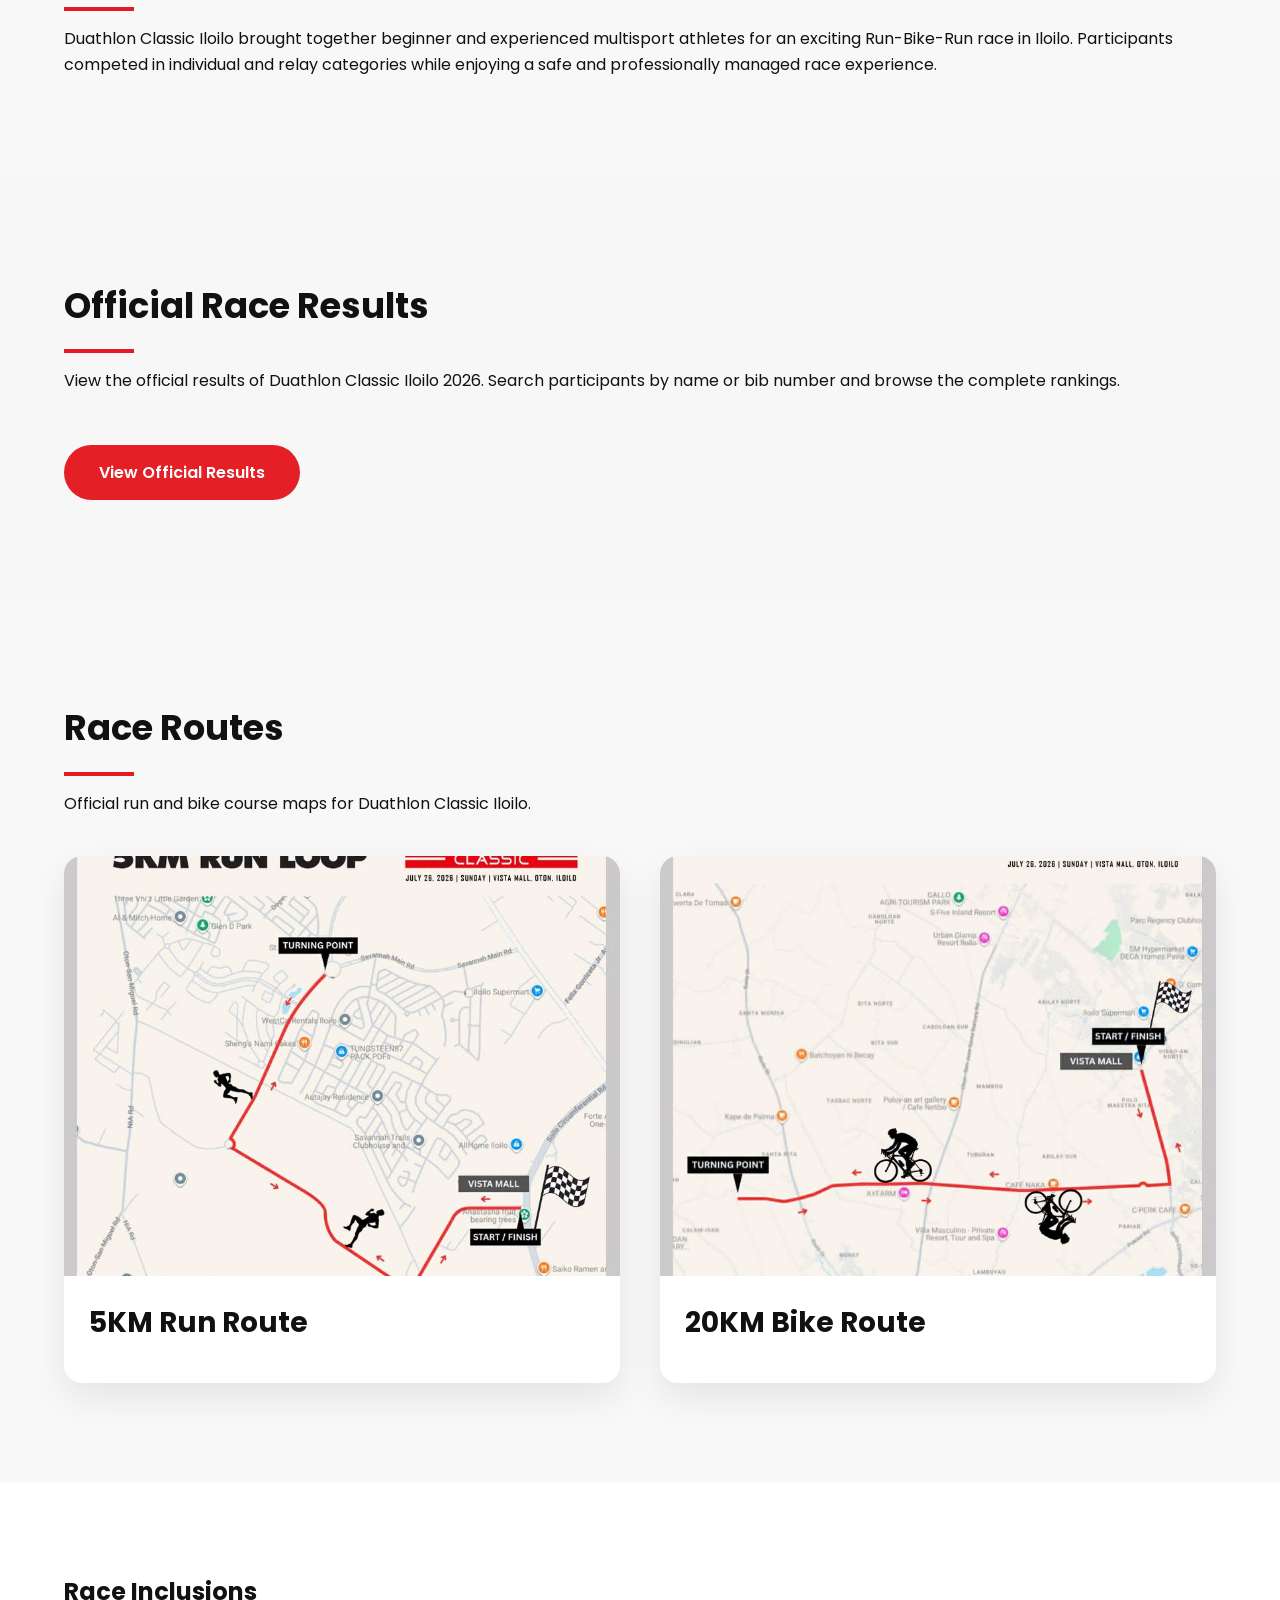
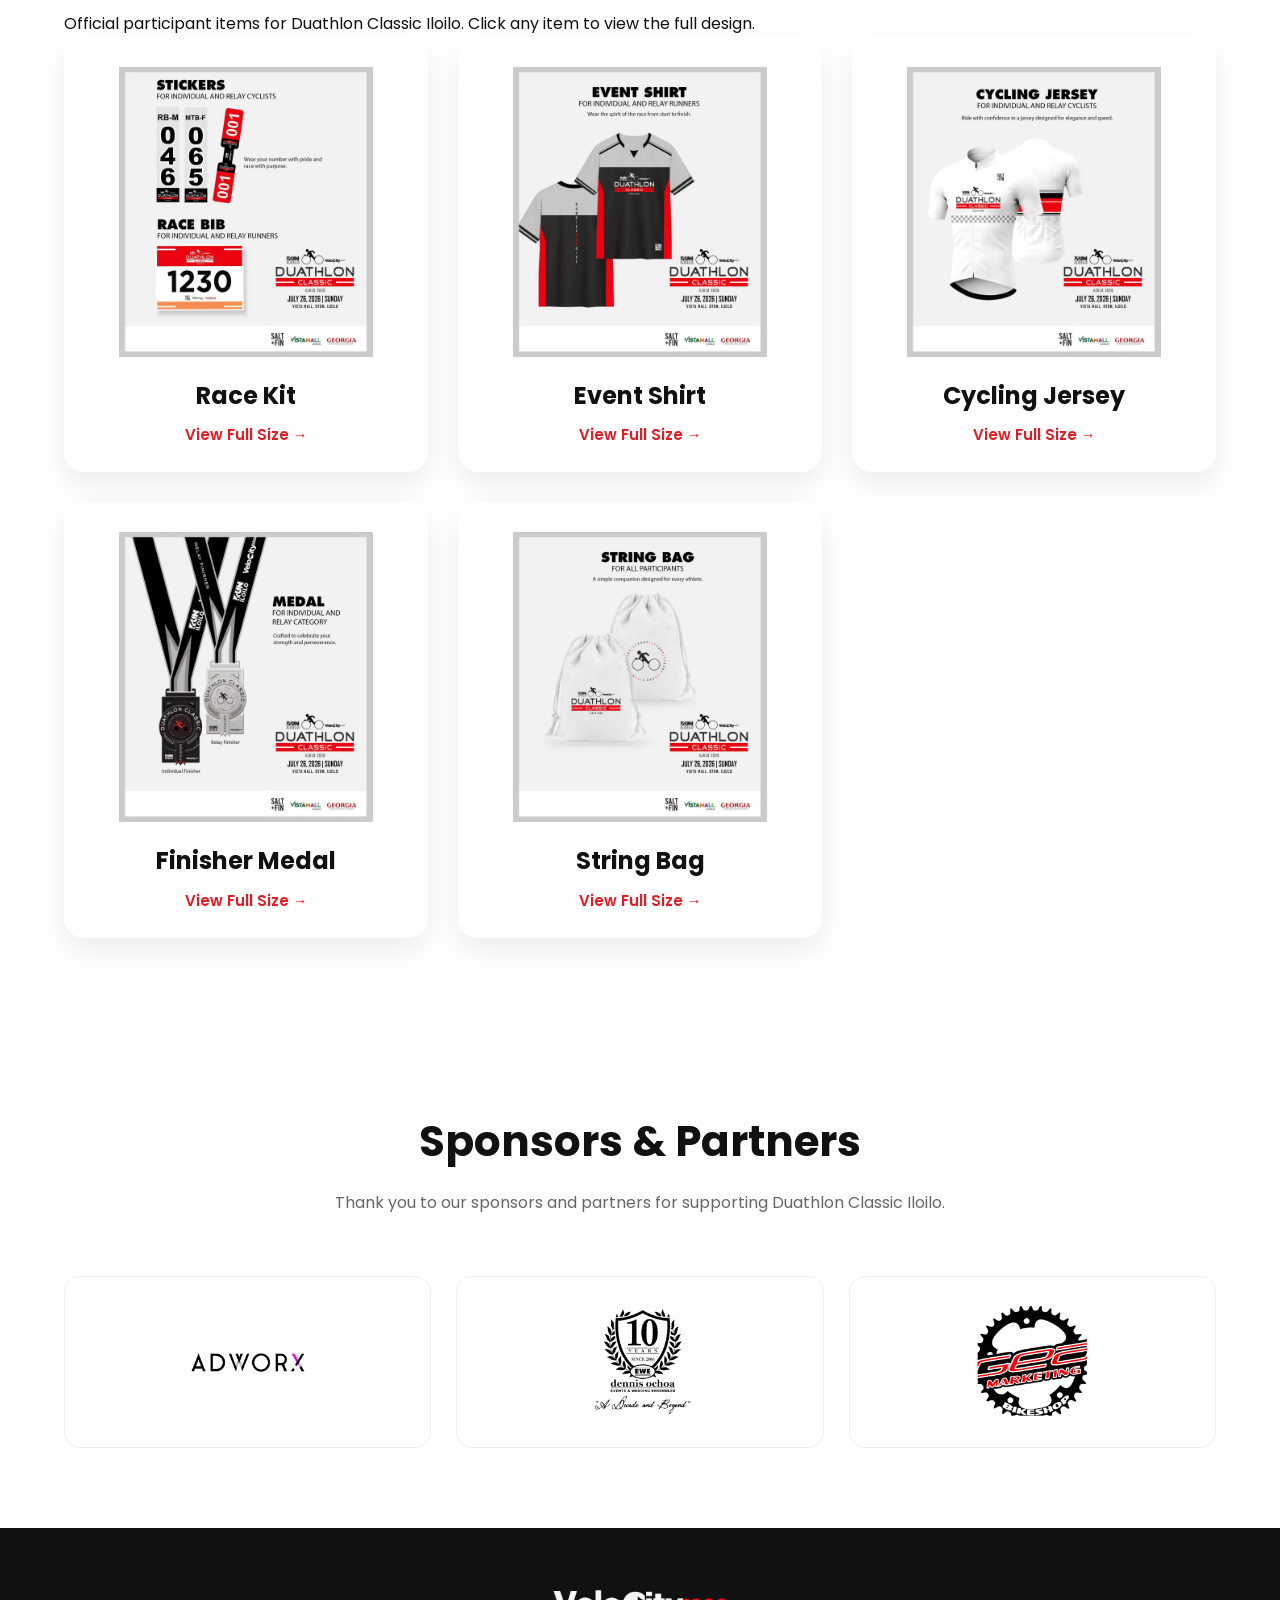
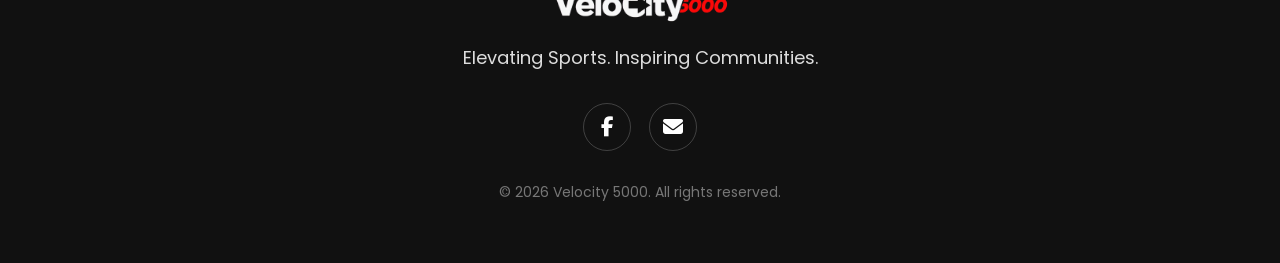
<file: events/duathlon-classic-2026.html>
<!DOCTYPE html>
<html lang="en">

<head>

    <meta charset="UTF-8">
    <meta name="viewport" content="width=device-width, initial-scale=1.0">

    <title>Duathlon Classic Iloilo 2026 | Velocity 5000</title>

    <link rel="preconnect" href="https://fonts.googleapis.com">
    <link rel="preconnect" href="https://fonts.gstatic.com" crossorigin>

    <link href="https://fonts.googleapis.com/css2?family=Poppins:wght@300;400;500;600;700;800&display=swap" rel="stylesheet">
    <link rel="stylesheet" href="https://cdnjs.cloudflare.com/ajax/libs/font-awesome/6.5.2/css/all.min.css">

    <link rel="stylesheet" href="../assets/css/style.css">

</head>

<body>

<header class="navbar navbar-page">

    <div class="container">

        <a href="../index.html" class="logo">
            <img src="../assets/images/logos/velocity5000.png" alt="Velocity 5000">
        </a>

        <nav>

            <ul class="nav-links">

                <li><a href="../index.html">Home</a></li>
                <li><a href="../events/">Events</a></li>
                <li><a href="../results.html">Results</a></li>
                <li><a href="../about.html">About</a></li>
                <li><a href="../contact.html">Contact</a></li>

            </ul>

        </nav>

    </div>

</header>

<section class="event-hero" style="background:url('../assets/images/events/duathlon-classic/2026/cover.jpg') center/cover no-repeat;">

    <div class="hero-overlay">

        <div class="container">

            <span class="event-status">
                COMPLETED EVENT
            </span>

            <h1>
                Duathlon Classic<br>
                Iloilo 2026
            </h1>

            <p>
                July 26, 2026 • 5KM Run • 20KM Bike • 5KM Run
            </p>

        </div>

    </div>

</section>

<section class="section">

    <div class="container">

        <div class="info-grid">

            <div class="info-card">
                <h3>📅 Event Date</h3>
                <p>July 26, 2026</p>
            </div>

            <div class="info-card">
                <h3>📍 Venue</h3>
                <p>Vista Mall, Oton, Iloilo, Philippines</p>
            </div>

            <div class="info-card">
                <h3>🏃 Race Format</h3>
                <p>5KM Run • 20KM Bike • 5KM Run</p>
            </div>

            <div class="info-card">
                <h3>🏁 Status</h3>
                <p>Completed Event</p>
            </div>

        </div>

    </div>

</section>

<section class="section">

    <div class="container">

        <h2>About the Event</h2>

        <p>

            Duathlon Classic Iloilo brought together beginner and experienced multisport athletes for an exciting Run-Bike-Run race in Iloilo. Participants competed in individual and relay categories while enjoying a safe and professionally managed race experience.

        </p>

    </div>

</section>

<section class="section">

    <div class="container">

        <h2>Official Race Results</h2>

        <p>
            View the official results of Duathlon Classic Iloilo 2026. Search participants by name or bib number and browse the complete rankings.
        </p>

        <br><br>

        <a href="https://script.google.com/macros/s/AKfycbws2wjDUAuM_NNdHn8W7uk8ORczODXAE2efx4p_cKZ3iBCJQ8UoM3s8FglH2l0nmcJkRg/exec"
           class="btn btn-primary"
           target="_blank"
           rel="noopener noreferrer">
            View Official Results
        </a>

    </div>

</section>

<section class="section">

    <div class="container">

        <h2>Race Routes</h2>

        <p>
            Official run and bike course maps for Duathlon Classic Iloilo.
        </p>

        <div class="route-grid">

            <div class="route-card">

                <img src="../assets/images/events/duathlon-classic/2026/5km-run-map.jpg" alt="5KM Run Route">

                <div class="route-content">

                    <h3>5KM Run Route</h3>

                </div>

            </div>

            <div class="route-card">

                <img src="../assets/images/events/duathlon-classic/2026/20km-bike-map.jpg" alt="20KM Bike Route">

                <div class="route-content">

                    <h3>20KM Bike Route</h3>


                </div>

            </div>

        </div>

    </div>

</section>

<!-- Race Inclusions -->
<section class="race-inclusions">

    <div class="container">

        <div class="section-header">

            <h2>Race Inclusions</h2>

            <p>
                Official participant items for Duathlon Classic Iloilo.
                Click any item to view the full design.
            </p>

        </div>

        <div class="inclusions-grid">

            <a href="../assets/images/events/duathlon-classic/2026/race-kit.jpg"
               class="inclusion-card"
               target="_blank">

                <img src="../assets/images/events/duathlon-classic/2026/race-kit.jpg"
                     alt="Race Kit">

                <h3>Race Kit</h3>

                <span>View Full Size →</span>

            </a>

            <a href="../assets/images/events/duathlon-classic/2026/event-shirt.jpg"
               class="inclusion-card"
               target="_blank">

                <img src="../assets/images/events/duathlon-classic/2026/event-shirt.jpg"
                     alt="Event Shirt">

                <h3>Event Shirt</h3>

                <span>View Full Size →</span>

            </a>

            <a href="../assets/images/events/duathlon-classic/2026/cycling-jersey.jpg"
               class="inclusion-card"
               target="_blank">

                <img src="../assets/images/events/duathlon-classic/2026/cycling-jersey.jpg"
                     alt="Cycling Jersey">

                <h3>Cycling Jersey</h3>

                <span>View Full Size →</span>

            </a>

            <a href="../assets/images/events/duathlon-classic/2026/medal.jpg"
               class="inclusion-card"
               target="_blank">

                <img src="../assets/images/events/duathlon-classic/2026/medal.jpg"
                     alt="Finisher Medal">

                <h3>Finisher Medal</h3>

                <span>View Full Size →</span>

            </a>

            <a href="../assets/images/events/duathlon-classic/2026/string-bag.jpg"
               class="inclusion-card"
               target="_blank">

                <img src="../assets/images/events/duathlon-classic/2026/string-bag.jpg"
                     alt="String Bag">

                <h3>String Bag</h3>

                <span>View Full Size →</span>

            </a>

        </div>

    </div>

</section>


<!-- Sponsors -->
<section class="event-sponsors">
    <div class="container">

        <div class="section-title">
            <h2>Sponsors & Partners</h2>
            <p>Thank you to our sponsors and partners for supporting Duathlon Classic Iloilo.</p>
        </div>

        <div class="sponsors-grid">

            <div class="sponsor-card">
                <img src="../assets/images/logos/adworx.png" alt="Adworx">
            </div>

            <div class="sponsor-card">
                <img src="../assets/images/logos/dennis-ochoa.png" alt="Dennis Ochoa">
            </div>
            
            <div class="sponsor-card">
                <img src="../assets/images/logos/gea-marketing.png" alt="Gea Marketing">
            </div>

        </div>

    </div>
</section>

<footer class="footer">

    <div class="container">

        <img src="../assets/images/logos/velocity5000.png"
             alt="Velocity 5000"
             class="footer-logo">

        <p class="footer-tagline">
            Elevating Sports. Inspiring Communities.
        </p>

        <div class="footer-social">

            <a href="https://web.facebook.com/profile.php?id=61556128906552"
               target="_blank"
               aria-label="Facebook">

                <i class="fa-brands fa-facebook-f"></i>

            </a>

            <a href="mailto:velocity5000.ph@gmail.com"
               aria-label="Email">

                <i class="fa-solid fa-envelope"></i>

            </a>

        </div>

        <p class="copyright">
            © 2026 Velocity 5000. All rights reserved.
        </p>

    </div>

</footer>

</body>

</html>
</file>
<file: assets/css/style.css>
/* Velocity 5000 Website - Version 3.0 */


:root {
    --primary: #E31B23;
    --dark: #111111;
    --light: #F7F7F7;
    --white: #FFFFFF;
    --gray: #666666;
    --container: 1320px;
    --radius: 18px;
    --radius-sm: 12px;
    --radius-pill: 999px;
    --shadow: 0 15px 35px rgba(0, 0, 0, .08);
    --transition: .3s ease;
}

* {
    margin: 0;
    padding: 0;
    box-sizing: border-box;
}

html {
    scroll-behavior: smooth;
}

body {
    font-family: 'Poppins', sans-serif;
    background: var(--light);
    color: var(--dark);
    line-height: 1.6;
}

img {
    display: block;
    max-width: 100%;
}

a {
    text-decoration: none;
}

ul {
    list-style: none;
}

.container {
    width: min(90%, var(--container));
    margin: auto;
}

.navbar {
    position: absolute;
    width: 100%;
    z-index: 100;
    background: transparent;
}

.navbar-page {
    position: sticky;
    top: 0;
    background: #000;
    z-index: 100;
}

.navbar .container {
    display: flex;
    justify-content: space-between;
    align-items: center;
    height: 85px;
}

.logo img {
    height: 48px;
    width: auto;
}

.nav-links {
    display: flex;
    gap: 50px;
}

.nav-links a {
    color: #fff;
    font-weight: 500;
    transition: var(--transition);
}

.nav-links a:hover {
    color: var(--primary);
}

.btn {
    display: inline-block;
    padding: 16px 36px;
    border-radius: var(--radius-sm);
    font-weight: 600;
    transition: var(--transition);
}

.btn-primary:hover {
    transform: translateY(-4px);
    box-shadow: 0 12px 30px rgba(227, 27, 35, .35);
}

.btn-secondary {
    border: 2px solid #fff;
    color: #fff;
}

.btn-secondary:hover {
    background: #fff;
    color: #111;
    transform: translateY(-4px);
}

.hero {
    background: url('../images/homepage/home-hero.jpg') center/cover no-repeat;
    min-height: 90vh;
    display: flex;
    align-items: center;
}

.hero-overlay {
    width: 100%;
    min-height: 90vh;
    display: flex;
    align-items: center;
    background: linear-gradient(90deg, rgba(0, 0, 0, .72), rgba(0, 0, 0, .48) 40%, rgba(0, 0, 0, .08));
}

.hero-image{
    width:100%;
    max-width:980px;
    border-radius:24px;
    display:block;
    margin:0 auto 30px;
}

.hero-content {
    width: 50%;
    max-width: 620px;
    color: #fff;
    padding-top: 80px;
}

.hero h1 {
    font-size: 72px;
    line-height: 1.08;
    font-weight: 800;
    margin-bottom: 25px;
}

.hero p {
    font-size: 22px;
    color: #f0f0f0;
    margin-bottom: 40px;
}

.hero-buttons {
    display: flex;
    gap: 20px;
    flex-wrap: wrap;
}

.featured-event {
    padding: 100px 0;
    background: #fff;
}

.event-title{
    font-size:3.5rem;
    font-weight:800;
    color:#111;
    line-height:1.15;
    margin:15px 0;
}

.featured-grid {
    display: grid;
    grid-template-columns: 1.2fr 1fr;
    gap: 60px;
    align-items: center;
}

.featured-image img {
    border-radius: var(--radius);
    box-shadow: var(--shadow);
}

.featured-label {
    display: inline-block;
    padding: 8px 18px;
    background: var(--primary);
    color: #fff;
    border-radius: 999px;
    font-size: .8rem;
    font-weight: 700;
    margin-bottom: 20px;
}

.featured-content h2 {
    font-size: 3rem;
    line-height: 1.15;
    margin-bottom: 15px;
}

.featured-date {
    color: var(--primary);
    font-weight: 700;
    margin-bottom: 20px;
}

.featured-content p {
    color: #555;
    line-height: 1.8;
    margin-bottom: 30px;
}

.events {

    padding: 80px 0;
    background: #f7f7f7;

}

.section-title {
    text-align: center;
    margin-bottom: 60px;
}

.section-title h2 {
    font-size: 42px;
    margin-bottom: 15px;
}

.section-title p {
    color: #666;
}

.event-grid {

    display: grid;

    grid-template-columns: repeat(auto-fit, minmax(360px, 420px));

    justify-content: center;

    gap: 35px;

}

.event-card,
.info-card,
.highlight-card,
.category-card {
    background: #fff;
    border-radius: var(--radius);
    box-shadow: var(--shadow);
    transition: var(--transition);
}

.event-card:hover,
.info-card:hover,
.highlight-card:hover,
.category-card:hover {
    transform: translateY(-8px);
}

.event-content {
    padding: 25px;
}

.featured-date{
    color: var(--primary);
    font-weight:700;
}

.event-content h3 {
    font-size: 2rem;
    margin: 15px 0;
}

.event-content p {
    color: #666;
    margin-bottom: 20px;
}

.event-button {
    color: var(--primary);
    font-weight: 700;
}

.page-banner {
    padding: 180px 0 100px;
    background: #111;
    color: #fff;
    text-align: center;
}

.page-banner h1 {
    font-size: 64px;
}

.page-banner p {
    font-size: 22px;
    opacity: .85;
}

.event-hero {

    position: relative;

    min-height: 90vh;

    display: flex;

    align-items: center;

    color: #fff;

    background-size: cover;

    background-position: center;

}

.event-hero .hero-overlay {

    width: 100%;

    background: linear-gradient(90deg,
            rgba(0, 0, 0, .70) 0%,
            rgba(0, 0, 0, .45) 45%,
            rgba(0, 0, 0, .20) 100%);

    padding: 180px 0;

}

.event-hero h1 {

    font-size: clamp(4rem, 7vw, 6rem);

    font-weight: 800;

    line-height: 1.05;

    margin-bottom: 20px;

}

.event-status {
    display: inline-block;
    margin: 30px 0;
    padding: 12px 24px;
    border-radius: 999px;
    background: var(--primary);
    color: #fff;
    font-weight: 700;
}

.section {
    padding: 100px 0;
}

.section:nth-child(even) {
    background: #f8f8f8;
}

.section h2 {
    font-size: 2.2rem;
    margin-bottom: 15px;
}

.section h2::after {
    content: '';
    display: block;
    width: 70px;
    height: 4px;
    background: var(--primary);
    margin-top: 15px;
}

.info-grid {
    display: grid;
    grid-template-columns: repeat(auto-fit, minmax(250px, 1fr));
    gap: 30px;
    margin-top: 40px;
}

.highlights-grid {
    display: grid;
    grid-template-columns: repeat(auto-fit, minmax(260px, 1fr));
    gap: 30px;
    margin-top: 40px;
}

.categories-grid {
    display: grid;
    grid-template-columns: repeat(auto-fit, minmax(320px, 1fr));
    gap: 30px;
    margin-top: 40px;
}

.highlight-card {
    text-align: center;
    padding: 35px;
}

.highlight-icon {
    font-size: 3rem;
    margin-bottom: 20px;
}

.info-card,
.category-card {
    padding: 35px;
}

/* ==========================
   FOOTER
========================== */

.footer {

    background: #111;
    color: #aaa;
    text-align: center;

    padding: 60px 20px;

}

.footer-logo {

    width: 180px;
    margin: 0 auto 20px;

}

.footer-tagline {

    color: #ddd;
    font-size: 18px;

    margin-bottom: 30px;

}

.footer-social {

    display: flex;

    justify-content: center;

    gap: 18px;

    margin-bottom: 30px;

}

.footer-social a {

    width: 48px;
    height: 48px;

    border: 1px solid rgba(255, 255, 255, .2);

    border-radius: 50%;

    display: flex;

    justify-content: center;

    align-items: center;

    color: #fff;

    font-size: 20px;

    transition: .3s;

}

.footer-social a:hover {

    background: var(--primary);

    border-color: var(--primary);

    transform: translateY(-4px);

}

.copyright {

    color: #777;

    font-size: 14px;

}

@media(max-width:992px) {
    .hero-content {
        width: 100%;
    }

    .hero h1 {
        font-size: 56px;
    }

    .featured-grid {
        grid-template-columns: 1fr;
    }

    .event-grid {
        grid-template-columns: 1fr 1fr;
    }
}

@media(max-width:768px) {
    .navbar .container {
        flex-direction: column;
        height: auto;
        padding: 20px 0;
    }

    .nav-links {
        gap: 20px;
        flex-wrap: wrap;
        justify-content: center;
    }

    .hero {
        min-height: 80vh;
    }

    .hero-content {
        text-align: center;
        padding-top: 120px;
    }

    .hero h1 {
        font-size: 42px;
    }

    .hero-buttons {
        justify-content: center;
    }

    .event-grid {
        grid-template-columns: 1fr;
    }

    .page-banner h1 {
        font-size: 42px;
    }
}

/* ==========================
   PAST EVENTS
========================== */

.past-events {

    padding-top: 40px;
    padding-bottom: 70px;

}

/* ==========================================
   RACE ROUTES
========================================== */

.route-grid {

    display: grid;

    grid-template-columns: repeat(2, 1fr);

    gap: 40px;

    margin-top: 40px;

}

.route-card {

    background: #fff;

    border-radius: 18px;

    overflow: hidden;

    box-shadow: 0 15px 35px rgba(0, 0, 0, .08);

    transition: .3s;

}

.route-card:hover {

    transform: translateY(-8px);

}

.route-card img {

    width: 100%;
    height: 420px;
    object-fit: cover;
    display: block;

}

.route-content {

    padding: 25px;

}

.route-content h3 {

    font-size: 28px;

    margin-bottom: 12px;

}

.route-content p {

    color: #666;

    line-height: 1.7;

}

@media (max-width:900px) {

    .route-grid {

        grid-template-columns: 1fr;

    }

}

/* =========================
   EVENT SPONSORS
========================= */

.event-sponsors {
    padding: 80px 0;
    background: #fff;
}

.sponsors-grid {
    display: grid;
    grid-template-columns: repeat(auto-fit, minmax(180px, 1fr));
    gap: 25px;
    margin-top: 50px;
}

.sponsor-card {
    background: #fff;
    border: 1px solid #eee;
    border-radius: 16px;
    padding: 25px;
    display: flex;
    align-items: center;
    justify-content: center;
    min-height: 140px;
    transition: 0.3s;
}

.sponsor-card:hover {
    transform: translateY(-5px);
    box-shadow: 0 12px 25px rgba(0, 0, 0, .08);
}

.sponsor-card img {
    max-width: 220px;
    max-height: 120px;
    width: auto;
    height: auto;
    object-fit: contain;
}

/* ===========================
   Race Inclusions
=========================== */

.race-inclusions {

    padding: 90px 0;
    background: #fff;

}

.inclusions-grid {

    display: grid;
    grid-template-columns: repeat(3, 1fr);
    gap: 30px;

}

.inclusion-card {

    display: flex;
    flex-direction: column;

    text-decoration: none;
    color: #111;

    background: #fff;
    border-radius: 20px;
    overflow: hidden;

    box-shadow: 0 12px 30px rgba(0, 0, 0, .08);

    transition: .35s ease;

}

.inclusion-card:hover {

    transform: translateY(-8px);
    box-shadow: 0 18px 45px rgba(0, 0, 0, .15);

}

.inclusion-card img {

    width: 100%;
    height: 330px;

    object-fit: contain;

    padding: 30px 25px 10px;

    transition: .35s ease;

}

.inclusion-card:hover img {

    transform: scale(1.03);

}

.inclusion-card h3 {

    text-align: center;

    font-size: 24px;
    font-weight: 700;

    margin: 10px 0 8px;

}

.inclusion-card span {

    display: block;

    text-align: center;

    color: #e31b23;

    font-size: 15px;

    font-weight: 600;

    margin-bottom: 25px;

}

/* ===========================
   Events Listing Page
=========================== */

.featured-event-grid {

    display: grid;

    grid-template-columns: 1.2fr 1fr;

    gap: 60px;

    align-items: center;

}

.featured-image img {

    width: 100%;

    border-radius: 20px;

    display: block;

    box-shadow: 0 15px 40px rgba(0, 0, 0, .10);

}


.featured-content h3 {

    font-size: 42px;

    margin-bottom: 20px;

}

.featured-content p {

    font-size: 18px;

    color: #555;

    line-height: 1.8;

    margin-bottom: 35px;

}

.btn-primary {

    display: inline-block;

    padding: 15px 35px;

    border-radius: 50px;

    background: #e41f26;

    color: #fff;

    font-weight: 600;

    text-decoration: none;

    transition: .3s;

}

.btn-primary:hover {

    background: #111;

}

@media(max-width:900px) {

    .featured-event-grid {

        grid-template-columns: 1fr;

    }

    .featured-content {

        text-align: center;

    }

}

/* ==========================================
   ALL EVENTS
========================================== */

.all-events {
    padding: 100px 0;
    background: #f8f8f8;
}

.event-year {
    margin-top: 70px;
}

.event-year h3 {
    font-size: 36px;
    margin-bottom: 30px;
    color: #111;
}

.events-grid{

    display:flex;

    flex-wrap:wrap;

    gap:32px;

    margin-top:30px;

}

.event-card{
    width:380px;

    display:block;

    background:#fff;

    color:var(--dark);

    text-decoration:none;

    border-radius:var(--radius);

    overflow:hidden;

    box-shadow:var(--shadow);

    transition:var(--transition);
}

.event-card:hover{
    transform:translateY(-8px);
    box-shadow:0 25px 45px rgba(0,0,0,.15);
}

.event-card img {
    width: 100%;
    height: 240px;
    object-fit: cover;
    display: block;
}

.event-card-content {
    padding: 24px;
}

.event-card-date{
    display:block;
    color:var(--primary);
    font-weight:700;
    font-size:.95rem;
    margin-bottom:12px;
}

.event-card h4 {
    margin: 12px 0;
    color: #111;
    font-size: 24px;
}

.event-card p {
    color: #666;
    line-height: 1.7;
}

/* ==========================================
   EVENT CARD
========================================== */


.event-year h3 {
    font-size: 2rem;
    font-weight: 700;
    margin-bottom: 25px;
}

.event-card:hover {
    transform: translateY(-8px);
    box-shadow: 0 20px 45px rgba(0, 0, 0, .15);
}

.hero-date{
    display:inline-block;
    color:var(--primary);
    font-weight:700;
    font-size:1rem;
    margin-bottom:15px;
}

.event-card-content h4 {
    font-size: 1.6rem;
    margin-bottom: 12px;
    color: #111;
}

.event-card-content p {
    color: #666;
    font-size: 1rem;
    margin: 0;
}

.upcoming-events {
    padding: 100px 0;
}

/* ===========================
   EVENT HERO
=========================== */

.event-hero {
    padding: 80px 0 70px;
    text-align: center;
}

.event-hero img {
    width: 100%;
    max-width: 1100px;
    height: 500px;
    object-fit: cover;
    border-radius: 20px;
    display: block;
    margin: 0 auto 35px;
}


.event-hero h1 {
    font-size: 3rem;
    font-weight: 800;
    margin-bottom: 12px;
}

.event-distance {
    font-size: 1.15rem;
    color: #666;
    margin-bottom: 35px;
}

.btn-primary:hover {
    background: #b9131b;
}

/* ===========================
   ABOUT EVENT
=========================== */

.about-event {
    padding: 80px 0;
}

.about-event p {
    max-width: 900px;
    margin: 25px auto;
    text-align: center;
    line-height: 2;
    color: #555;
    font-size: 1.08rem;
}

/* ===========================
   COMING SOON
=========================== */

.coming-soon {
    padding: 80px 0;
}

.coming-list {
    max-width: 700px;
    margin: 40px auto;
    display: grid;
    grid-template-columns: repeat(2, 1fr);
    gap: 18px;
}

.coming-list div {
    background: #fff;
    border-radius: 15px;
    padding: 20px;
    box-shadow: 0 10px 30px rgba(0, 0, 0, .06);
}

.coming-soon p {
    text-align: center;
    color: #666;
}

@media (max-width:900px) {

    .event-hero img {
        height: 300px;
    }

    .event-hero h1 {
        font-size: 2.2rem;
    }

    .category-grid {
        grid-template-columns: repeat(2, 1fr);
    }

    .coming-list {
        grid-template-columns: 1fr;
    }

}

/* ==========================================
   REGISTRATION FEES
========================================== */

.registration-fees{

    padding:90px 0;

    background:#fff;

}

.registration-table-wrapper{

    overflow-x:auto;

    margin-top:45px;

    border-radius:18px;

    box-shadow:0 15px 35px rgba(0,0,0,.08);

}

.registration-table{

    width:100%;

    border-collapse:collapse;

    background:#fff;

}

.registration-table thead{

    background:var(--primary);

    color:#fff;

}

.registration-table th{

    padding:24px;

    text-align:left;

    font-size:1.15rem;

    font-weight:700;

}

.registration-table th span{

    display:block;

    margin-top:8px;

    font-size:.82rem;

    font-weight:400;

    opacity:.9;

}

.registration-table td{

    padding:24px;

    border-bottom:1px solid #eeeeee;

    vertical-align:top;

    color:#444;

    line-height:1.7;

}

.registration-table tbody tr:last-child td{

    border-bottom:none;

}

.registration-table tbody tr:hover{

    background:#fafafa;

}

.registration-table td:first-child{

    width:140px;

    font-size:1.2rem;

    font-weight:700;

    color:#111;

}

.registration-table td:nth-child(2),

.registration-table td:nth-child(3){

    width:170px;

    font-size:1.2rem;

    font-weight:700;

    color:var(--primary);

}

.registration-table td:last-child{

    min-width:420px;

}

/* ==========================================
   AWARDS
========================================== */

.awards{

    padding:90px 0;

    background:#f8f8f8;

}

.awards-grid{

    display:grid;

    grid-template-columns:repeat(auto-fit,minmax(350px,1fr));

    gap:30px;

    margin-top:45px;

}

.award-card{

    background:#fff;

    border-radius:20px;

    padding:35px;

    box-shadow:var(--shadow);

}

.award-card h3{

    margin-bottom:20px;

    color:var(--primary);

}

.award-card h4{

    margin-top:24px;
    margin-bottom:10px;

    font-size:1rem;

    color:#111;

    font-weight:600;

}

.award-card p{

    color:#555;

    margin-bottom:20px;

}

.award-card ul{

    margin-top:20px;

    padding-left:20px;

    margin:0 0 18px 20px;
}

.award-card li{

    margin-bottom:8px;

    color:#444;

    line-height:1.7;

}

.award-note{

    margin-top:40px;

    background:#fff;

    padding:35px;

    border-left:5px solid var(--primary);

    border-radius:18px;

    box-shadow:var(--shadow);

}

.award-note strong{

    display:block;

    font-size:1.3rem;

    margin-bottom:15px;

}

.award-note p{

    color:#555;

    line-height:1.8;

}

/* ======================================================
   RACE GUIDE
====================================================== */

.race-guide{
    padding:90px 0;
    text-align:center;
}

.guide-grid{
    display:grid;
    grid-template-columns:repeat(auto-fit,minmax(340px,1fr));
    gap:30px;
    margin-top:50px;
    text-align:left;
}

.guide-card{
    background:#fff;
    border-radius:20px;
    padding:35px;
    box-shadow:0 15px 35px rgba(0,0,0,.08);

    display:flex;
    flex-direction:column;
    height:100%;
}

.guide-card h3{
    color:#e31b23;
    margin-bottom:20px;
    font-size:1.35rem;
}

.guide-card ul{
    margin:0;
    padding-left:20px;
}

.guide-card li{
    margin-bottom:12px;
    color:#555;
    line-height:1.7;
}

/* ===========================
   Coming Soon Facebook
=========================== */

.coming-soon-follow {
    text-align: center;
    margin-top: 30px;
}

.coming-soon-follow p {
    max-width: 700px;
    margin: 0 auto 25px;
    color: #666;
    line-height: 1.8;
    font-size: 1rem;
}

.btn-facebook{
    display:inline-flex;
    align-items:center;
    gap:12px;

    background:#1877F2;
    color:#fff;

    padding:14px 30px;

    border-radius:999px;

    text-decoration:none;

    font-weight:600;
    font-size:1rem;

    transition:.25s ease;
}

.btn-facebook i{
    font-size:1.15rem;
}

.btn-facebook:hover{
    background:#1666d1;
    transform:translateY(-2px);
}
</file>
